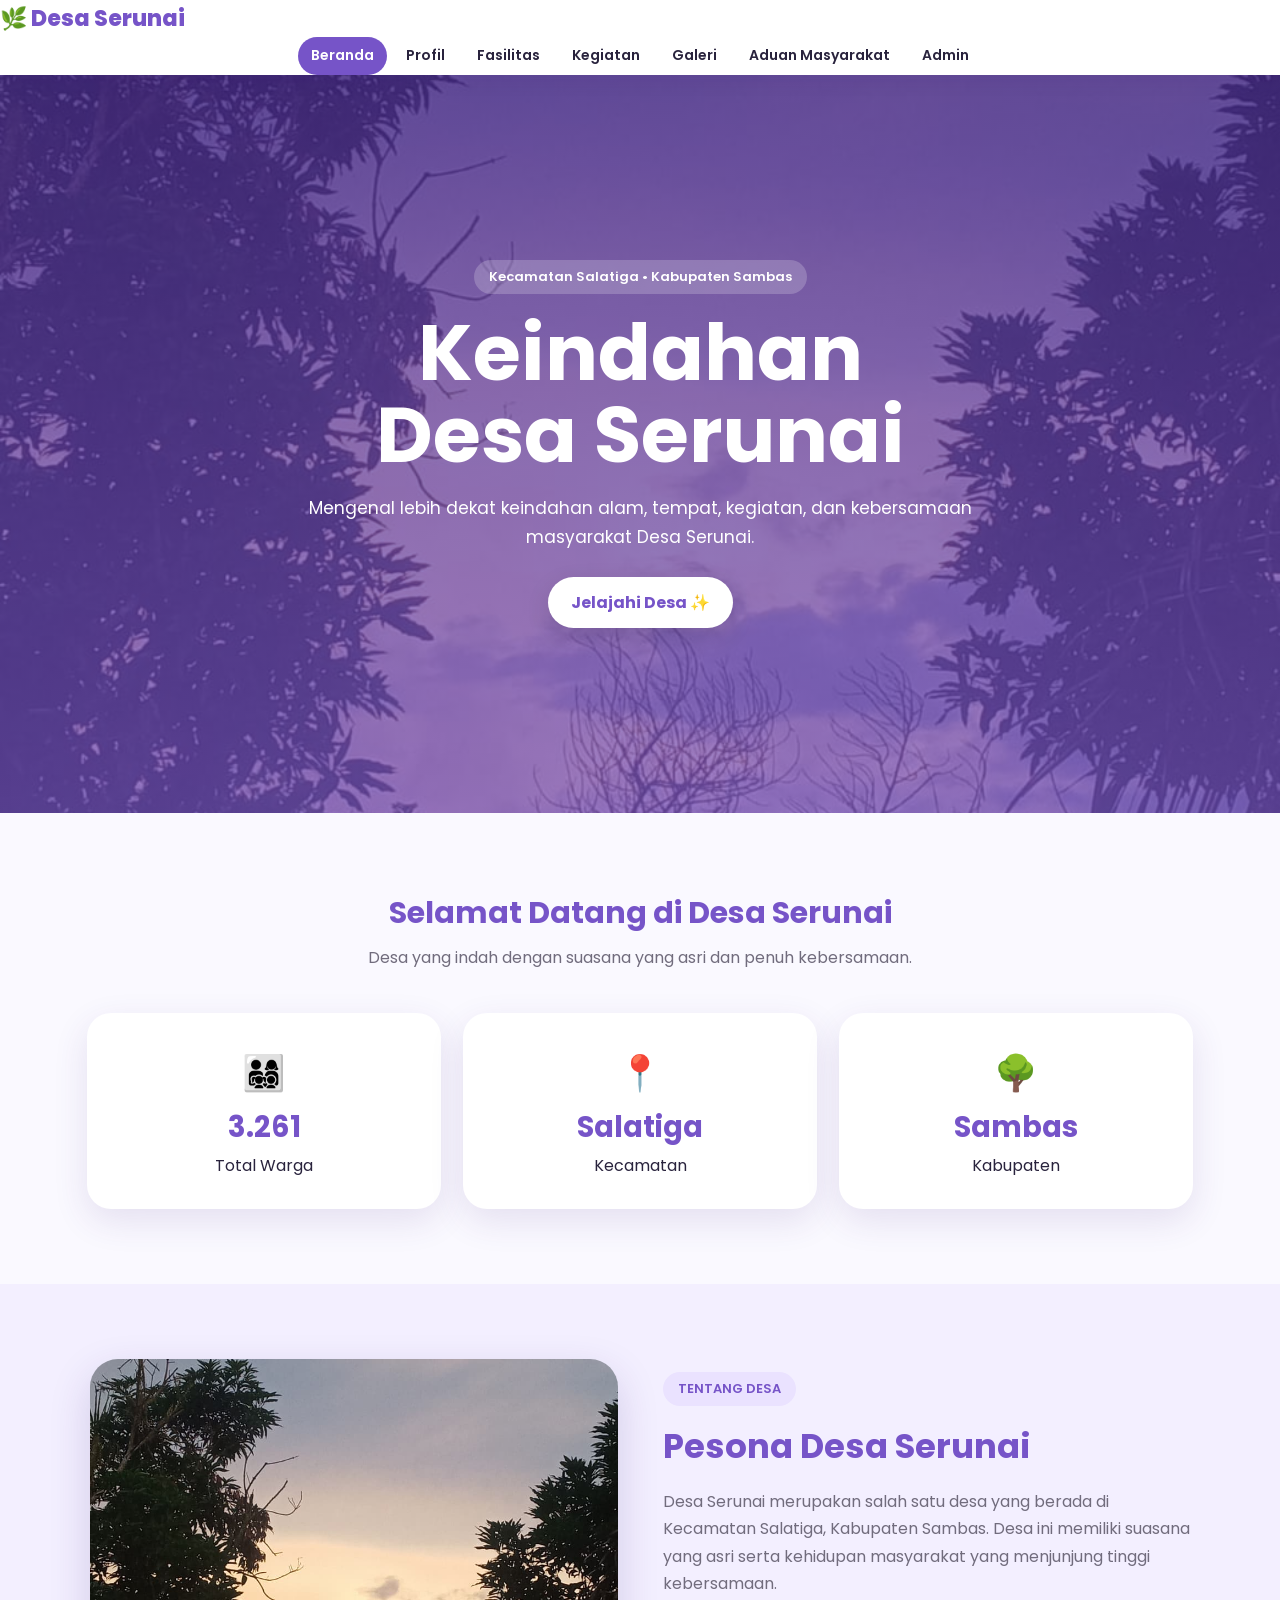
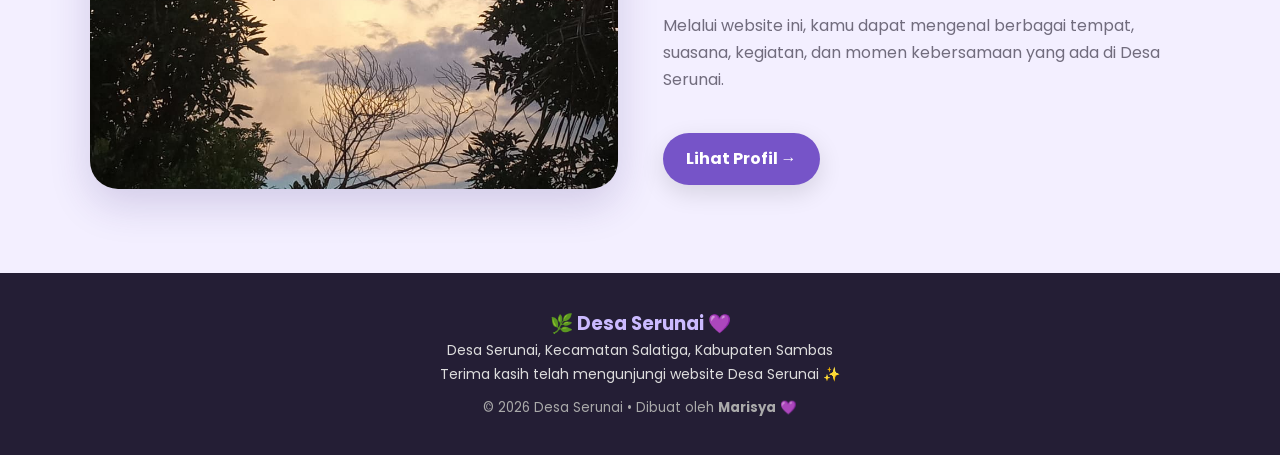
<file: index.html>
<!DOCTYPE html>
<html lang="id">
<head>
    <meta charset="UTF-8">
    <meta name="viewport" content="width=device-width, initial-scale=1.0">
    <title>Desa Serunai - Beranda</title>
    <link rel="stylesheet" href="style.css">

    <link rel="icon" type="jpg" href="favicon.jpg">
</head>

<body>

<nav>
    <div class="logo">🌿 Desa Serunai</div>

    <div class="menu">
        <a href="index.html" class="active">Beranda</a>
        <a href="profil.html">Profil</a>
        <a href="fasilitas.html">Fasilitas</a>
        <a href="kegiatan.html">Kegiatan</a>
        <a href="galeri.html">Galeri</a>
        <a href="aduan.html">Aduan Masyarakat</a>
        <a href="admin.html">Admin</a>
    </div>
</nav>

<section class="hero">
    <div class="hero-content">
        <span class="label">Kecamatan Salatiga • Kabupaten Sambas</span>

        <h1>Keindahan<br>Desa Serunai</h1>

        <p>
            Mengenal lebih dekat keindahan alam, tempat,
            kegiatan, dan kebersamaan masyarakat Desa Serunai.
        </p>

        <a href="profil.html" class="btn sound">
            Jelajahi Desa ✨
        </a>
    </div>
</section>

<section class="section">
    <div class="title">
        <h2>Selamat Datang di Desa Serunai</h2>
        <p>Desa yang indah dengan suasana yang asri dan penuh kebersamaan.</p>
    </div>

    <div class="stats">

        <div class="stat card-animate">
            <div class="icon">👨‍👩‍👧‍👦</div>
            <h3>3.261</h3>
            <p>Total Warga</p>
        </div>

        <div class="stat card-animate">
            <div class="icon">📍</div>
            <h3>Salatiga</h3>
            <p>Kecamatan</p>
        </div>

        <div class="stat card-animate">
            <div class="icon">🌳</div>
            <h3>Sambas</h3>
            <p>Kabupaten</p>
        </div>

    </div>
</section>

<section class="section purple-section">

    <div class="about-home">

        <div class="image-box">
            <img src="foto/keindahan.jpg" alt="Keindahan Desa Serunai">
        </div>

        <div class="about-text">
            <span class="label purple">TENTANG DESA</span>

            <h2>Pesona Desa Serunai</h2>

            <p>
                Desa Serunai merupakan salah satu desa yang berada
                di Kecamatan Salatiga, Kabupaten Sambas.
                Desa ini memiliki suasana yang asri serta kehidupan
                masyarakat yang menjunjung tinggi kebersamaan.
            </p>

            <p>
                Melalui website ini, kamu dapat mengenal berbagai
                tempat, suasana, kegiatan, dan momen kebersamaan
                yang ada di Desa Serunai.
            </p>

            <a href="profil.html" class="btn purple-btn sound">
                Lihat Profil →
            </a>
        </div>

    </div>

</section>

<footer>
     <h3>🌿 Desa Serunai 💜</h3>

    <p>
        Desa Serunai, Kecamatan Salatiga,
        Kabupaten Sambas
    </p>

    <p>
        Terima kasih telah mengunjungi website
        Desa Serunai ✨
    </p>

    <small>
        © 2026 Desa Serunai • Dibuat oleh <strong>Marisya</strong> 💜
    </small>

    
</footer>

<script src="script.js"></script>

</body>
</html>
</file>
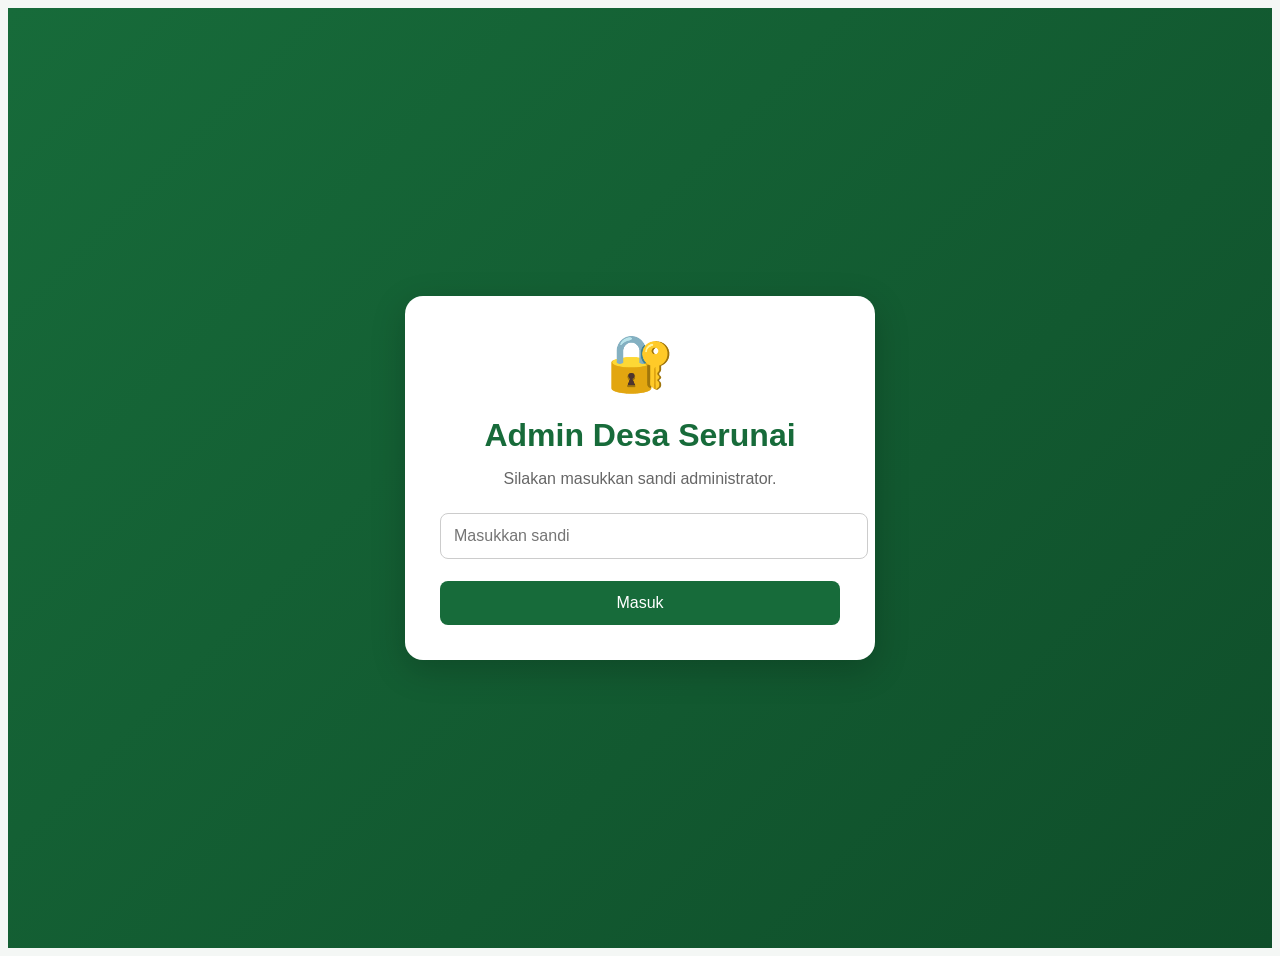
<file: admin.html>
<!DOCTYPE html>
<html lang="id">

<head>

    <meta charset="UTF-8">

    <meta name="viewport"
          content="width=device-width, initial-scale=1.0">

    <title>Admin Aduan - Desa Serunai</title>

    <link rel="icon" type="jpg" href="favicon.jpg">




    <style>

        * {
            font-family: Arial, sans-serif;
        }


        body {
            background: #f4f7f5;
            color: #333;
        }


        /* =====================================
           LOGIN ADMIN
        ===================================== */

        .login-container {

            min-height: 100vh;

            display: flex;

            justify-content: center;

            align-items: center;

            padding: 20px;

            background:
                linear-gradient(
                    135deg,
                    #176b3a,
                    #0f4e2a
                );

        }


        .login-box {

            width: 100%;

            max-width: 400px;

            background: white;

            padding: 35px;

            border-radius: 18px;

            box-shadow:
                0 10px 35px
                rgba(0, 0, 0, 0.2);

            text-align: center;

        }


        .login-icon {

            font-size: 55px;

            margin-bottom: 10px;

        }


        .login-box h1 {

            color: #176b3a;

            margin-bottom: 8px;

        }


        .login-box p {

            color: #666;

            margin-bottom: 25px;

        }


        .login-box input {

            width: 100%;

            padding: 13px;

            border:
                1px solid #ccc;

            border-radius: 8px;

            margin-bottom: 12px;

            font-size: 16px;

        }


        .login-box button {

            width: 100%;

            padding: 13px;

            border: none;

            border-radius: 8px;

            background: #176b3a;

            color: white;

            font-size: 16px;

            cursor: pointer;

        }


        .login-box button:hover {

            background: #0f4e2a;

        }


        .error {

            color: #c62828;

            margin-top: 12px;

            display: none;

            font-size: 14px;

        }


        /* =====================================
           HALAMAN ADMIN
        ===================================== */

        #halamanAdmin {

            display: none;

        }


        header {

            background: #176b3a;

            color: white;

            padding: 20px;

            text-align: center;

        }


        header h1 {

            margin-bottom: 5px;

        }


        .admin-container {

            width: 95%;

            max-width: 1100px;

            margin: 30px auto;

        }


        .admin-toolbar {

            background: white;

            padding: 20px;

            margin-bottom: 20px;

            border-radius: 15px;

            box-shadow:
                0 4px 15px
                rgba(0,0,0,0.08);

        }


        .admin-toolbar h2 {

            color: #176b3a;

            margin-bottom: 8px;

        }


        .api-status {

            font-size: 14px;

            color: #666;

            margin-top: 5px;

        }


        .card {

            background: white;

            margin-bottom: 20px;

            padding: 25px;

            border-radius: 15px;

            box-shadow:
                0 4px 15px
                rgba(0,0,0,0.1);

        }


        .card h3 {

            color: #176b3a;

            margin-bottom: 10px;

        }


        .info {

            line-height: 1.8;

            margin-bottom: 15px;

        }


        .aduan {

            background: #f5f5f5;

            padding: 15px;

            border-radius: 8px;

            margin: 10px 0;

            line-height: 1.6;

        }


        textarea {

            width: 100%;

            height: 100px;

            padding: 12px;

            border:
                1px solid #ccc;

            border-radius: 8px;

            resize: vertical;

            font-size: 14px;

        }


        button {

            margin-top: 10px;

            padding: 11px 20px;

            border: none;

            border-radius: 7px;

            background: #176b3a;

            color: white;

            cursor: pointer;

        }


        button:hover {

            background: #0f4e2a;

        }


        .hapus {

            background: #c62828;

            margin-left: 5px;

        }


        .hapus:hover {

            background: #a51f1f;

        }


        .logout {

            background: #555;

            margin-top: 15px;

        }


        .logout:hover {

            background: #333;

        }


        .refresh {

            background: #1976d2;

            margin-left: 5px;

        }


        .refresh:hover {

            background: #125ca1;

        }


        .status {

            display: inline-block;

            padding: 5px 10px;

            border-radius: 15px;

            background: #fff3cd;

            color: #856404;

            font-size: 13px;

        }


        .balasan {

            background: #e8f5ec;

            padding: 15px;

            margin-top: 15px;

            border-radius: 8px;

            line-height: 1.6;

        }


        .kosong {

            text-align: center;

            background: white;

            padding: 40px;

            border-radius: 15px;

        }


        .loading {

            text-align: center;

            background: white;

            padding: 40px;

            border-radius: 15px;

        }


        .api-error {

            background: #ffebee;

            color: #b71c1c;

            padding: 15px;

            border-radius: 8px;

            margin-bottom: 20px;

        }


        @media (max-width: 600px) {

            .card {

                padding: 18px;

            }

            .admin-toolbar {

                padding: 18px;

            }

            .hapus {

                margin-left: 0;

            }

        }

    </style>

</head>


<body>


<!-- ==================================================
     LOGIN ADMIN
================================================== -->

<div id="halamanLogin"
     class="login-container">


    <div class="login-box">


        <div class="login-icon">
            🔐
        </div>


        <h1>
            Admin Desa Serunai
        </h1>


        <p>
            Silakan masukkan sandi administrator.
        </p>


        <input
            type="password"
            id="password"
            placeholder="Masukkan sandi"
            autocomplete="off"
        >


        <button onclick="loginAdmin()">

            Masuk

        </button>


        <div id="pesanError"
             class="error">

            Sandi salah!
            Silakan coba lagi.

        </div>


    </div>

</div>



<!-- ==================================================
     HALAMAN ADMIN
================================================== -->

<div id="halamanAdmin">


    <header>

        <h1>
            Admin Desa Serunai
        </h1>

        <p>
            Kelola Aduan Masyarakat
        </p>


        <button
            class="logout"
            onclick="logoutAdmin()">

            Keluar

        </button>

    </header>



    <div class="admin-container">


        <div class="admin-toolbar">

            <h2>
                Data Aduan Masyarakat
            </h2>

            <p>
                Kelola laporan dan balasan masyarakat.
            </p>


            <p id="apiStatus"
               class="api-status">

                Menghubungkan ke API...

            </p>


            <button
                class="refresh"
                onclick="tampilkanAduan()">

                🔄 Refresh Data

            </button>

        </div>



        <div id="daftarAduan">

        </div>


    </div>

</div>



<script>


/* ==================================================
   KONFIGURASI
================================================== */


/*
    GANTI URL DI BAWAH DENGAN URL API ANDA.

    Contoh:

    const API_URL =
    "https://domainanda.com/api/aduan";

*/

const API_URL =
    "https://script.google.com/macros/s/AKfycbw3DdtZPSlpcEm8FD1YqkW2PEuzzQgMmT2VUtLUeJVFLNxJkrNik90-c7Q5aI1RIcu0/exec";
/*
    GANTI PASSWORD ADMIN DI SINI.

    Contoh:

    const PASSWORD_ADMIN = "Serunai2026!";

*/

const PASSWORD_ADMIN =
    "admin123";


/*
    Nama localStorage
*/

const STORAGE_KEY =
    "aduanDesaSerunai";



/* ==================================================
   LOGIN ADMIN
================================================== */

function loginAdmin() {


    const password =
        document.getElementById(
            "password"
        ).value;


    const pesanError =
        document.getElementById(
            "pesanError"
        );


    if (
        password ===
        PASSWORD_ADMIN
    ) {


        sessionStorage.setItem(
            "adminLogin",
            "true"
        );


        document.getElementById(
            "halamanLogin"
        ).style.display =
            "none";


        document.getElementById(
            "halamanAdmin"
        ).style.display =
            "block";


        tampilkanAduan();


    } else {


        pesanError.style.display =
            "block";


        document.getElementById(
            "password"
        ).value = "";


    }

}



/* ==================================================
   LOGIN DENGAN ENTER
================================================== */

document
    .getElementById("password")
    .addEventListener(
        "keypress",
        function(event) {

            if (
                event.key ===
                "Enter"
            ) {

                loginAdmin();

            }

        }
    );



/* ==================================================
   CEK LOGIN
================================================== */

function cekLogin() {


    const sudahLogin =
        sessionStorage.getItem(
            "adminLogin"
        );


    if (
        sudahLogin ===
        "true"
    ) {


        document.getElementById(
            "halamanLogin"
        ).style.display =
            "none";


        document.getElementById(
            "halamanAdmin"
        ).style.display =
            "block";


        tampilkanAduan();


    } else {


        document.getElementById(
            "halamanLogin"
        ).style.display =
            "flex";


        document.getElementById(
            "halamanAdmin"
        ).style.display =
            "none";

    }

}



/* ==================================================
   LOGOUT
================================================== */

function logoutAdmin() {


    sessionStorage.removeItem(
        "adminLogin"
    );


    document.getElementById(
        "halamanAdmin"
    ).style.display =
        "none";


    document.getElementById(
        "halamanLogin"
    ).style.display =
        "flex";


    document.getElementById(
        "password"
    ).value = "";

}



/* ==================================================
   STATUS API
================================================== */

function setApiStatus(
    text,
    color = "#666"
) {


    const status =
        document.getElementById(
            "apiStatus"
        );


    status.innerText = text;

    status.style.color =
        color;

}



/* ==================================================
   MENGAMBIL DATA DARI API
================================================== */

async function ambilDataAPI() {


    const response =
        await fetch(
            API_URL,
            {
                method: "GET",

                headers: {
                    "Accept":
                        "application/json"
                }
            }
        );


    if (
        !response.ok
    ) {

        throw new Error(
            "API Error: " +
            response.status
        );

    }


    const data =
        await response.json();


    return data;

}



/* ==================================================
   MENAMPILKAN ADUAN
================================================== */

async function tampilkanAduan() {


    const container =
        document.getElementById(
            "daftarAduan"
        );


    container.innerHTML = `

        <div class="loading">

            <h2>
                Memuat data...
            </h2>

            <p>
                Mengambil data aduan.
            </p>

        </div>

    `;


    /*
        COBA MENGAMBIL DARI API
    */

    try {


        const data =
            await ambilDataAPI();


        /*
            Simpan salinan data
            ke localStorage.
        */

        localStorage.setItem(
            STORAGE_KEY,
            JSON.stringify(data)
        );


        setApiStatus(
            "● Terhubung ke API",
            "#176b3a"
        );


        renderAduan(data);


    }


    /*
        JIKA API GAGAL
    */

    catch(error) {


        console.error(
            "API Error:",
            error
        );


        /*
            Ambil data dari localStorage
        */

        const data =
            JSON.parse(
                localStorage.getItem(
                    STORAGE_KEY
                )
            ) || [];


        setApiStatus(
            "● API tidak dapat dihubungi. Menggunakan data lokal.",
            "#c62828"
        );


        renderAduan(data);

    }

}



/* ==================================================
   RENDER DATA ADUAN
================================================== */

function renderAduan(data) {


    const container =
        document.getElementById(
            "daftarAduan"
        );


    container.innerHTML = "";


    if (
        !data ||
        data.length === 0
    ) {


        container.innerHTML = `

            <div class="kosong">

                <h2>
                    Belum Ada Aduan
                </h2>

                <p>
                    Belum ada masyarakat
                    yang mengirimkan aduan.
                </p>

            </div>

        `;


        return;

    }



    data.forEach(
        function(aduan, index) {


            /*
                Gunakan id jika tersedia.
                Jika API tidak memberikan id,
                gunakan index.
            */

            const id =
                aduan.id !== undefined
                ? aduan.id
                : index;



            const card =
                document.createElement(
                    "div"
                );


            card.className =
                "card";



            card.innerHTML = `

                <h3>
                    Aduan #${index + 1}
                </h3>


                <div class="info">

                    <b>Nama:</b>
                    ${aman(aduan.nama)}
                    <br>

                    <b>No. HP:</b>
                    ${aman(aduan.hp)}
                    <br>

                    <b>Kategori:</b>
                    ${aman(aduan.kategori)}
                    <br>

                    <b>Tanggal:</b>
                    ${aman(aduan.tanggal)}
                    <br>

                    <b>Status:</b>

                    <span class="status">

                        ${aman(
                            aduan.status ||
                            "Menunggu"
                        )}

                    </span>

                </div>



                <div class="aduan">

                    <b>
                        Isi Aduan:
                    </b>

                    <p>
                        ${aman(
                            aduan.isi
                        )}
                    </p>

                </div>



                ${
                    aduan.balasan
                    ?

                    `

                    <div class="balasan">

                        <b>
                            Balasan Admin:
                        </b>

                        <p>
                            ${aman(
                                aduan.balasan
                            )}
                        </p>

                    </div>

                    `

                    :

                    `

                    <textarea
                        id="balasan-${id}"
                        placeholder="Tulis balasan untuk masyarakat..."
                    ></textarea>


                    <button
                        onclick="balasAduan('${id}')">

                        Kirim Balasan

                    </button>

                    `

                }



                <button
                    class="hapus"
                    onclick="hapusAduan('${id}')">

                    Hapus

                </button>

            `;


            container.appendChild(
                card
            );

        }
    );

}



/* ==================================================
   KEAMANAN TAMPILAN HTML
================================================== */

function aman(value) {


    if (
        value === null ||
        value === undefined
    ) {

        return "";

    }


    const div =
        document.createElement(
            "div"
        );


    div.textContent =
        String(value);


    return div.innerHTML;

}



/* ==================================================
   BALAS ADUAN
================================================== */

async function balasAduan(id) {


    const textarea =
        document.getElementById(
            "balasan-" + id
        );


    if (!textarea) {

        return;

    }


    const balasan =
        textarea.value.trim();


    if (
        balasan === ""
    ) {


        alert(
            "Silakan tulis balasan terlebih dahulu!"
        );


        return;

    }



    /*
        COBA KIRIM KE API
    */

    try {


        const response =
            await fetch(
                API_URL +
                "/" +
                encodeURIComponent(id),
                {

                    method: "PUT",

                    headers: {

                        "Content-Type":
                            "application/json",

                        "Accept":
                            "application/json"

                    },

                    body:
                        JSON.stringify({

                            balasan:
                                balasan,

                            status:
                                "Sudah Dibalas"

                        })

                }
            );


        if (
            !response.ok
        ) {

            throw new Error(
                "API gagal menyimpan balasan"
            );

        }


        alert(
            "Balasan berhasil dikirim!"
        );


        tampilkanAduan();


    }


    catch(error) {


        console.error(
            error
        );


        /*
            FALLBACK LOCAL STORAGE
        */

        let data =
            JSON.parse(
                localStorage.getItem(
                    STORAGE_KEY
                )
            ) || [];


        data =
            data.map(
                function(aduan) {


                    if (
                        String(
                            aduan.id
                        ) ===
                        String(id)
                    ) {

                        aduan.balasan =
                            balasan;

                        aduan.status =
                            "Sudah Dibalas";

                    }


                    return aduan;

                }
            );


        localStorage.setItem(
            STORAGE_KEY,
            JSON.stringify(data)
        );


        alert(
            "API tidak tersedia. Balasan disimpan secara lokal."
        );


        tampilkanAduan();

    }

}



/* ==================================================
   HAPUS ADUAN
================================================== */

async function hapusAduan(id) {


    const yakin =
        confirm(
            "Apakah Anda yakin ingin menghapus aduan ini?"
        );


    if (!yakin) {

        return;

    }



    /*
        COBA HAPUS DARI API
    */

    try {


        const response =
            await fetch(
                API_URL +
                "/" +
                encodeURIComponent(id),
                {

                    method: "DELETE",

                    headers: {

                        "Accept":
                            "application/json"

                    }

                }
            );


        if (
            !response.ok
        ) {

            throw new Error(
                "API gagal menghapus data"
            );

        }


        alert(
            "Aduan berhasil dihapus!"
        );


        tampilkanAduan();


    }


    catch(error) {


        console.error(
            error
        );


        /*
            FALLBACK LOCAL STORAGE
        */

        let data =
            JSON.parse(
                localStorage.getItem(
                    STORAGE_KEY
                )
            ) || [];


        data =
            data.filter(
                function(aduan) {

                    return String(
                        aduan.id
                    ) !== String(id);

                }
            );


        localStorage.setItem(
            STORAGE_KEY,
            JSON.stringify(data)
        );


        alert(
            "API tidak tersedia. Data dihapus dari penyimpanan lokal."
        );


        tampilkanAduan();

    }

}



/* ==================================================
   JALANKAN SISTEM
================================================== */

cekLogin();


</script>

</body>

</html>
</file>
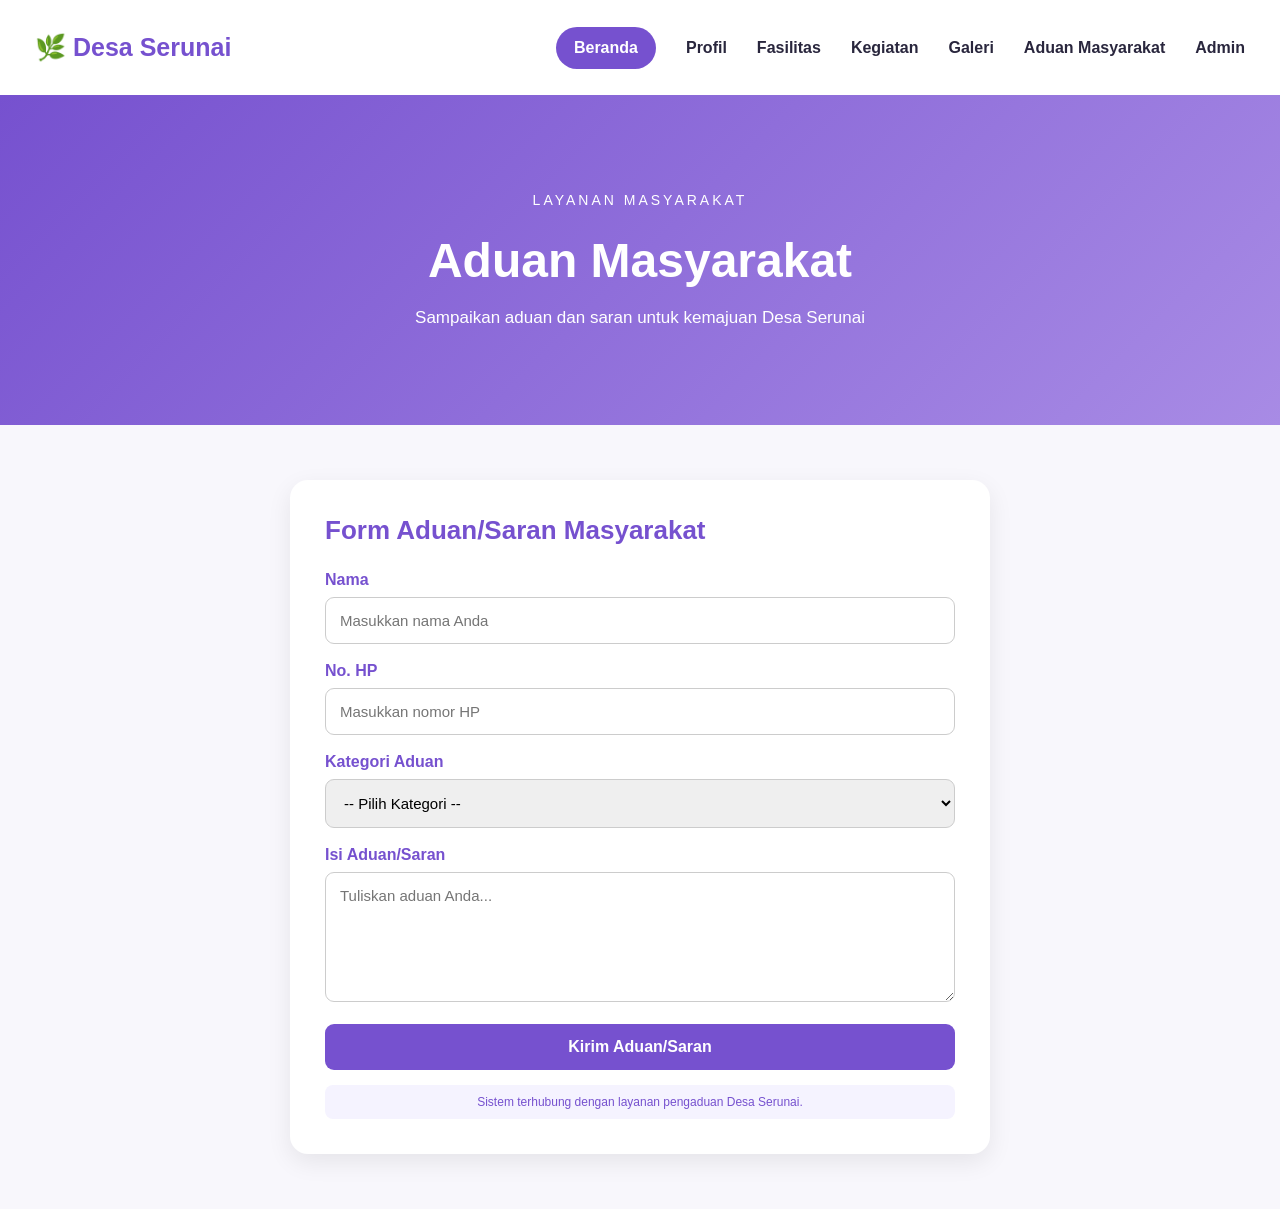
<file: aduan.html>
<!DOCTYPE html>
<html lang="id">

<head>

    <meta charset="UTF-8">

    <meta name="viewport"
          content="width=device-width, initial-scale=1.0">

    <title>
        Aduan Masyarakat - Desa Serunai
    </title>

    <link rel="icon" type="jpg" href="favicon.jpg">


    <style>

        * {
            margin: 0;
            padding: 0;
            box-sizing: border-box;
        }


        body {
            font-family: Arial, sans-serif;
            background: #f8f7fc;
            color: #29263d;
        }


        /* ================= NAVBAR ================= */

        nav {
            min-height: 95px;
            background: white;
            display: flex;
            align-items: center;
            justify-content: space-between;
            padding: 0 35px;
        }


        .logo {
            color: #7651cf;
            font-size: 25px;
            font-weight: bold;
        }


        .menu {
            display: flex;
            align-items: center;
            gap: 30px;
        }


        .menu a {
            text-decoration: none;
            color: #29263d;
            font-weight: bold;
            padding: 12px 0;
        }


        .menu a:hover {
            color: #7651cf;
        }


        .menu a.active {
            background: #7651cf;
            color: white;
            padding: 12px 18px;
            border-radius: 25px;
        }


        /* ================= HERO ================= */

        .hero {
            background:
                linear-gradient(
                    135deg,
                    #7651cf,
                    #a88be5
                );

            min-height: 330px;

            display: flex;
            flex-direction: column;

            justify-content: center;
            align-items: center;

            text-align: center;

            color: white;
        }


        .small-title {
            letter-spacing: 3px;
            font-size: 14px;
            margin-bottom: 25px;
        }


        .hero h1 {
            font-size: 48px;
            margin-bottom: 20px;
        }


        .hero p {
            font-size: 17px;
        }


        /* ================= FORM ================= */

        .form-container {

            max-width: 700px;

            margin: 55px auto;

            background: white;

            padding: 35px;

            border-radius: 18px;

            box-shadow:
                0 8px 25px
                rgba(0,0,0,0.08);

        }


        .form-container h2 {

            color: #7651cf;

            margin-bottom: 25px;

            font-size: 26px;

        }


        .form-group {

            margin-bottom: 18px;

        }


        .form-group label {

            display: block;

            color: #7651cf;

            font-weight: bold;

            margin-bottom: 8px;

        }


        .form-group input,
        .form-group select,
        .form-group textarea {

            width: 100%;

            padding: 14px;

            border:
                1px solid #ccc;

            border-radius: 9px;

            font-size: 15px;

            font-family:
                Arial, sans-serif;

        }


        .form-group textarea {

            height: 130px;

            resize: vertical;

        }


        .form-group input:focus,
        .form-group select:focus,
        .form-group textarea:focus {

            outline: none;

            border-color:
                #7651cf;

        }


        /* ================= BUTTON ================= */

        .btn-kirim {

            width: 100%;

            padding: 14px;

            background:
                #7651cf;

            color: white;

            border: none;

            border-radius: 9px;

            font-size: 16px;

            font-weight: bold;

            cursor: pointer;

        }


        .btn-kirim:hover {

            background:
                #6340b5;

        }


        .btn-kirim:disabled {

            background:
                #aaa;

            cursor:
                not-allowed;

        }


        /* ================= HASIL ================= */

        .hasil {

            margin-top: 20px;

            padding: 15px;

            border-radius: 9px;

            display: none;

            text-align: center;

            font-weight: bold;

        }


        .hasil.sukses {

            background:
                #eee8ff;

            color:
                #5c3da5;

        }


        .hasil.error {

            background:
                #ffebee;

            color:
                #c62828;

        }


        /* ================= API STATUS ================= */

        .api-info {

            margin-top: 15px;

            padding: 10px;

            background:
                #f5f3ff;

            color:
                #7651cf;

            border-radius: 8px;

            font-size: 12px;

            text-align: center;

        }


        /* ================= RESPONSIVE ================= */

        @media (max-width: 800px) {

            nav {

                height: auto;

                flex-direction: column;

                gap: 15px;

                padding: 20px;

            }


            .menu {

                flex-wrap: wrap;

                justify-content: center;

                gap: 15px;

            }


            .hero h1 {

                font-size: 35px;

            }


            .form-container {

                margin:
                    30px 20px;

            }

        }

    </style>

</head>


<body>
   

<!-- ================= NAVBAR ================= -->


<nav>
    <div class="logo">🌿 Desa Serunai</div>

    <div class="menu">
        <a href="index.html" class="active">Beranda</a>
        <a href="profil.html">Profil</a>
        <a href="fasilitas.html">Fasilitas</a>
        <a href="kegiatan.html">Kegiatan</a>
        <a href="galeri.html">Galeri</a>
        <a href="aduan.html">Aduan Masyarakat</a>
        <a href="admin.html">Admin</a>
    </div>
</nav>


<!-- ================= HERO ================= -->

<section class="hero">


    <div class="small-title">

        LAYANAN MASYARAKAT

    </div>


    <h1>

        Aduan Masyarakat

    </h1>


    <p>

        Sampaikan aduan dan saran
        untuk kemajuan Desa Serunai

    </p>


</section>



<!-- ================= FORM ADUAN ================= -->

<div class="form-container">


    <h2>

        Form Aduan/Saran Masyarakat

    </h2>


    <form id="aduanForm">


        <!-- NAMA -->

        <div class="form-group">

            <label for="nama">

                Nama

            </label>


            <input
                type="text"
                id="nama"
                placeholder="Masukkan nama Anda"
                required
            >

        </div>



        <!-- NO HP -->

        <div class="form-group">

            <label for="hp">

                No. HP

            </label>


            <input
                type="tel"
                id="hp"
                placeholder="Masukkan nomor HP"
                required
            >

        </div>



        <!-- KATEGORI -->

        <div class="form-group">

            <label for="kategori">

                Kategori Aduan

            </label>


            <select
                id="kategori"
                required
            >

                <option value="">

                    -- Pilih Kategori --

                </option>


                <option value="Infrastruktur">

                    Infrastruktur

                </option>


                <option value="Pelayanan Desa">

                    Pelayanan Desa

                </option>


                <option value="Kebersihan">

                    Kebersihan

                </option>


                <option value="Keamanan">

                    Keamanan

                </option>


                <option value="Lainnya">

                    Lainnya

                </option>

            </select>

        </div>



        <!-- ISI ADUAN -->

        <div class="form-group">


            <label for="isi">

                Isi Aduan/Saran

            </label>


            <textarea
                id="isi"
                placeholder="Tuliskan aduan Anda..."
                required
            ></textarea>


        </div>



        <!-- TOMBOL -->

        <button
            type="submit"
            class="btn-kirim"
            id="btnKirim">

            Kirim Aduan/Saran

        </button>


    </form>



    <!-- HASIL -->

    <div
        id="hasil"
        class="hasil">

    </div>


    <!-- API INFO -->

    <div class="api-info">

        Sistem terhubung dengan
        layanan pengaduan Desa Serunai.

    </div>


</div>



<!-- ================= JAVASCRIPT ================= -->

<script>


/* ==================================================
   URL API
================================================== */


/*
    GANTI URL INI DENGAN URL API ANDA.

    CONTOH:

    https://serunai.my.id/api/aduan

*/

const API_URL =
    "https://script.google.com/macros/s/AKfycbw3DdtZPSlpcEm8FD1YqkW2PEuzzQgMmT2VUtLUeJVFLNxJkrNik90-c7Q5aI1RIcu0/exec";


/* ==================================================
   FORM SUBMIT
================================================== */

document
    .getElementById("aduanForm")
    .addEventListener(
        "submit",
        async function(e) {


            e.preventDefault();


            const tombol =
                document.getElementById(
                    "btnKirim"
                );


            const hasil =
                document.getElementById(
                    "hasil"
                );



            /* ==========================
               AMBIL DATA FORM
            ========================== */

            const nama =
                document
                    .getElementById("nama")
                    .value
                    .trim();


            const hp =
                document
                    .getElementById("hp")
                    .value
                    .trim();


            const kategori =
                document
                    .getElementById("kategori")
                    .value;


            const isi =
                document
                    .getElementById("isi")
                    .value
                    .trim();



            /* ==========================
               DATA ADUAN
            ========================== */

            const aduanBaru = {

                id:
                    Date.now(),

                nama:
                    nama,

                hp:
                    hp,

                kategori:
                    kategori,

                isi:
                    isi,

                tanggal:
                    new Date()
                        .toLocaleString(
                            "id-ID"
                        ),

                status:
                    "Menunggu",

                balasan:
                    ""

            };



            /* ==========================
               UBAH TOMBOL
            ========================== */

            tombol.disabled =
                true;

            tombol.innerText =
                "Mengirim...";



            /* ==========================
               KIRIM KE API
            ========================== */

            try {


                const response =
                    await fetch(
                        API_URL,
                        {

                            method:
                                "POST",

                            headers: {

                                "Content-Type":
                                    "application/json",

                                "Accept":
                                    "application/json"

                            },

                            body:
                                JSON.stringify(
                                    aduanBaru
                                )

                        }
                    );



                if (
                    !response.ok
                ) {

                    throw new Error(
                        "API Error: " +
                        response.status
                    );

                }



                /*
                    Jika API berhasil
                */

                hasil.className =
                    "hasil sukses";


                hasil.innerHTML = `

                    ✅ Aduan berhasil dikirim!

                    <br>

                    Aduan Anda telah diterima
                    oleh Desa Serunai.

                `;


                hasil.style.display =
                    "block";



                /*
                    Kosongkan form
                */

                document
                    .getElementById(
                        "aduanForm"
                    )
                    .reset();


            }


            catch(error) {


                console.error(
                    "API Error:",
                    error
                );



                /*
                    =================================
                    FALLBACK LOCAL STORAGE
                    =================================

                    Jika API belum tersedia,
                    data tetap disimpan
                    di browser.
                */


                let data =
                    JSON.parse(
                        localStorage.getItem(
                            "aduanDesaSerunai"
                        )
                    ) || [];


                data.push(
                    aduanBaru
                );


                localStorage.setItem(
                    "aduanDesaSerunai",
                    JSON.stringify(
                        data
                    )
                );



                hasil.className =
                    "hasil sukses";


                hasil.innerHTML = `

                    ✅ Aduan berhasil disimpan!

                    <br>

                    Data tersimpan sementara
                    di perangkat ini.

                `;


                hasil.style.display =
                    "block";



                document
                    .getElementById(
                        "aduanForm"
                    )
                    .reset();

            }



            /* ==========================
               KEMBALIKAN TOMBOL
            ========================== */

            tombol.disabled =
                false;

            tombol.innerText =
                "Kirim Aduan/Saran";



            /* ==========================
               HILANGKAN PESAN
            ========================== */

            setTimeout(
                function() {

                    hasil.style.display =
                        "none";

                },
                5000
            );


        }
    );


</script>


</body>

</html>
</file>
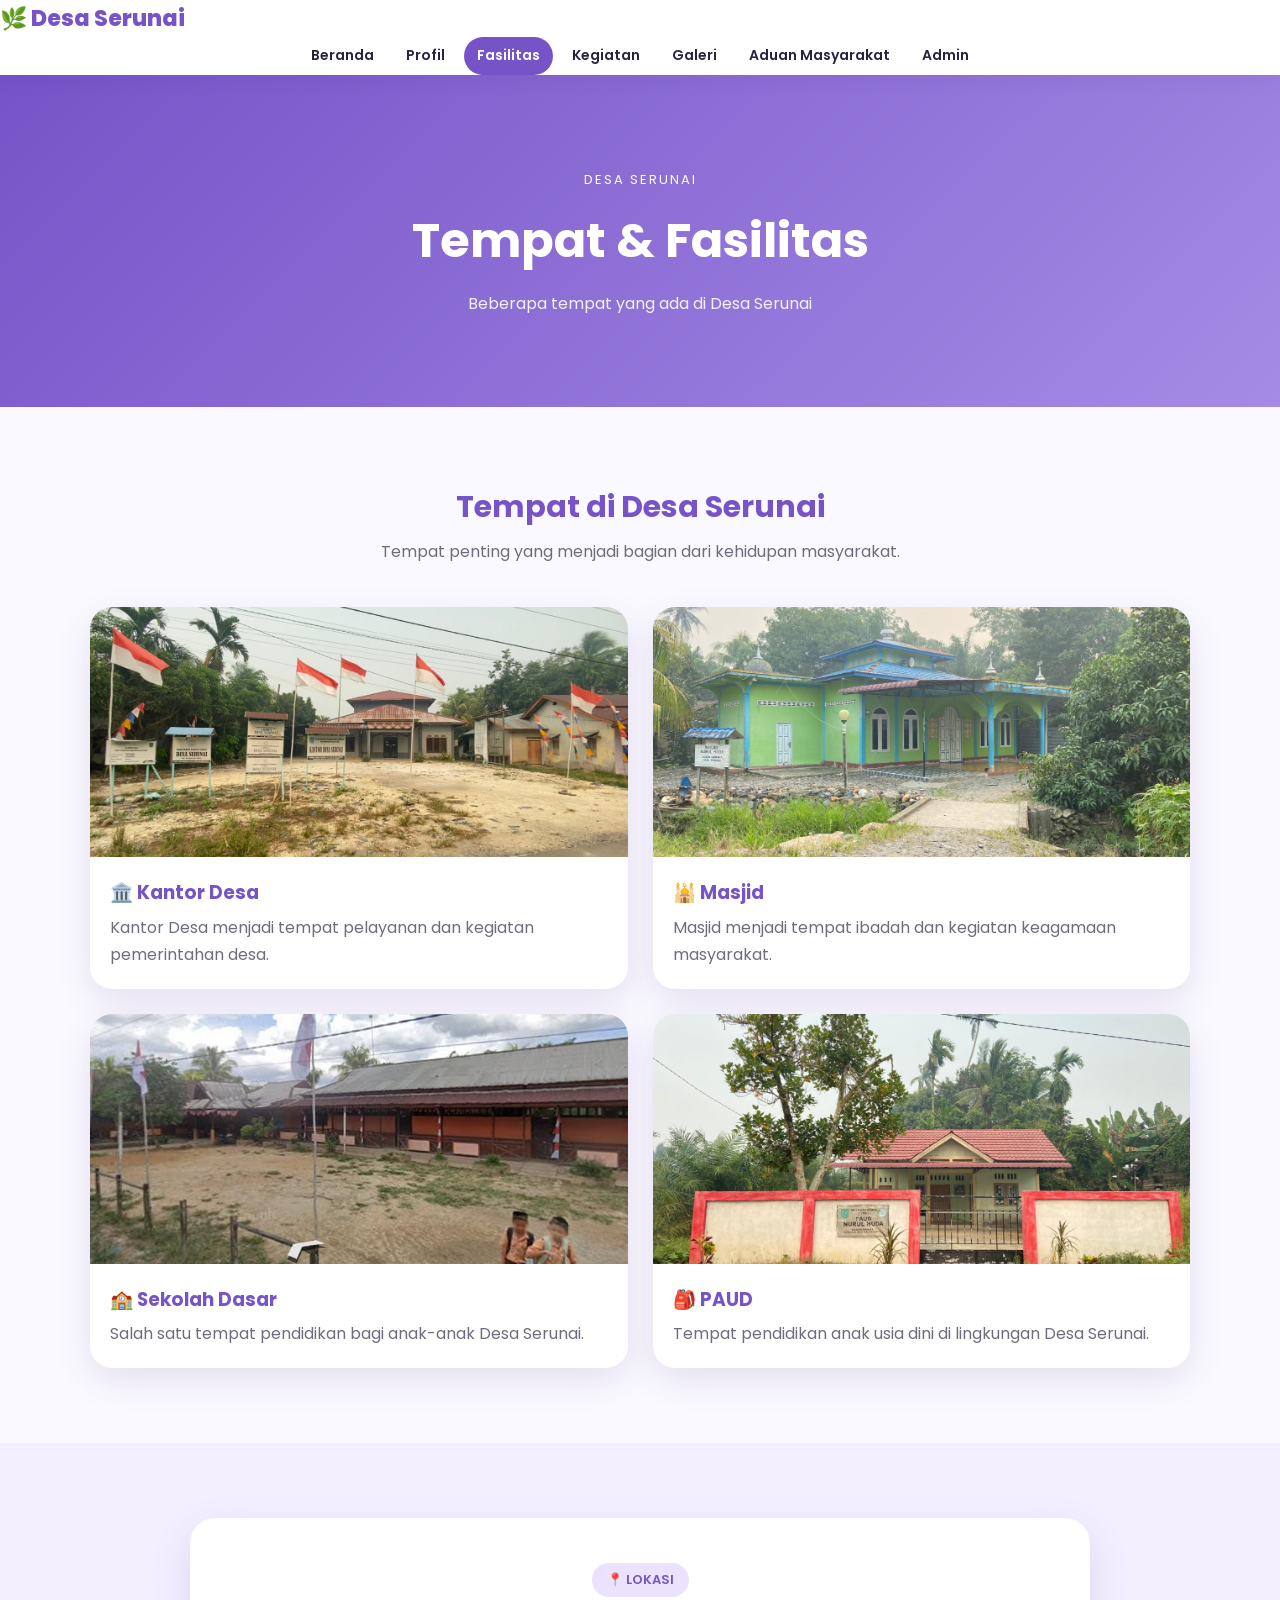
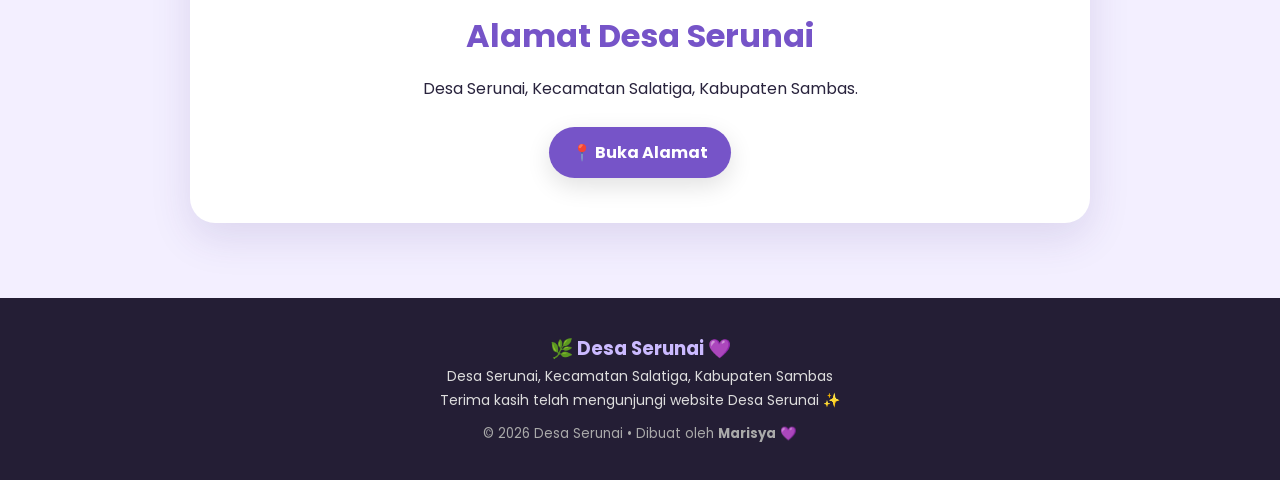
<file: fasilitas.html>
<!DOCTYPE html>
<html lang="id">
<head>
    <meta charset="UTF-8">
    <meta name="viewport" content="width=device-width, initial-scale=1.0">
    <title>Fasilitas Desa Serunai</title>
    <link rel="stylesheet" href="style.css">

    <link rel="icon" type="jpg" href="favicon.jpg">
</head>

<body>

<nav>
    <div class="logo">🌿 Desa Serunai</div>

    <div class="menu">
        <a href="index.html">Beranda</a>
        <a href="profil.html">Profil</a>
        <a href="fasilitas.html" class="active">Fasilitas</a>
        <a href="kegiatan.html">Kegiatan</a>
        <a href="galeri.html">Galeri</a>
        <a href="aduan.html">Aduan Masyarakat</a>
        <a href="admin.html">Admin</a>
    </div>
</nav>

<section class="page-header">
    <span>DESA SERUNAI</span>
    <h1>Tempat & Fasilitas</h1>
    <p>Beberapa tempat yang ada di Desa Serunai</p>
</section>

<section class="section">

    <div class="title">
        <h2>Tempat di Desa Serunai</h2>
        <p>Tempat penting yang menjadi bagian dari kehidupan masyarakat.</p>
    </div>

    <div class="gallery-grid">

        <div class="photo-card card-animate">
            <img src="foto/kantor-desa.jpg" alt="Kantor Desa">
            <div>
                <h3>🏛️ Kantor Desa</h3>
                <p>
                    Kantor Desa menjadi tempat pelayanan
                    dan kegiatan pemerintahan desa.
                </p>
            </div>
        </div>

        <div class="photo-card card-animate">
            <img src="foto/masjid.jpg" alt="Masjid">
            <div>
                <h3>🕌 Masjid</h3>
                <p>
                    Masjid menjadi tempat ibadah dan
                    kegiatan keagamaan masyarakat.
                </p>
            </div>
        </div>

        <div class="photo-card card-animate">
            <img src="foto/sd.jpg" alt="Sekolah Dasar">
            <div>
                <h3>🏫 Sekolah Dasar</h3>
                <p>
                    Salah satu tempat pendidikan
                    bagi anak-anak Desa Serunai.
                </p>
            </div>
        </div>

        <div class="photo-card card-animate">
            <img src="foto/paud.jpg" alt="PAUD">
            <div>
                <h3>🎒 PAUD</h3>
                <p>
                    Tempat pendidikan anak usia dini
                    di lingkungan Desa Serunai.
                </p>
            </div>
        </div>

    </div>

</section>

<section class="section purple-section">

    <div class="location-box">

        <div>
            <span class="label purple">📍 LOKASI</span>

            <h2>Alamat Desa Serunai</h2>

            <p>
                Desa Serunai, Kecamatan Salatiga,
                Kabupaten Sambas.
            </p>

            <a
                href="https://share.google/GPkq5RPJmhuMQo0e9"
                target="_blank"
                class="btn purple-btn sound">
                📍 Buka Alamat
            </a>
        </div>

    </div>

</section>

<footer>
    <h3>🌿 Desa Serunai 💜</h3>

    <p>
        Desa Serunai, Kecamatan Salatiga,
        Kabupaten Sambas
    </p>

    <p>
        Terima kasih telah mengunjungi website
        Desa Serunai ✨
    </p>

    <small>
        © 2026 Desa Serunai • Dibuat oleh <strong>Marisya</strong> 💜
    </small>
    
    
</footer>


<script src="script.js"></script>

</body>
</html>
</file>
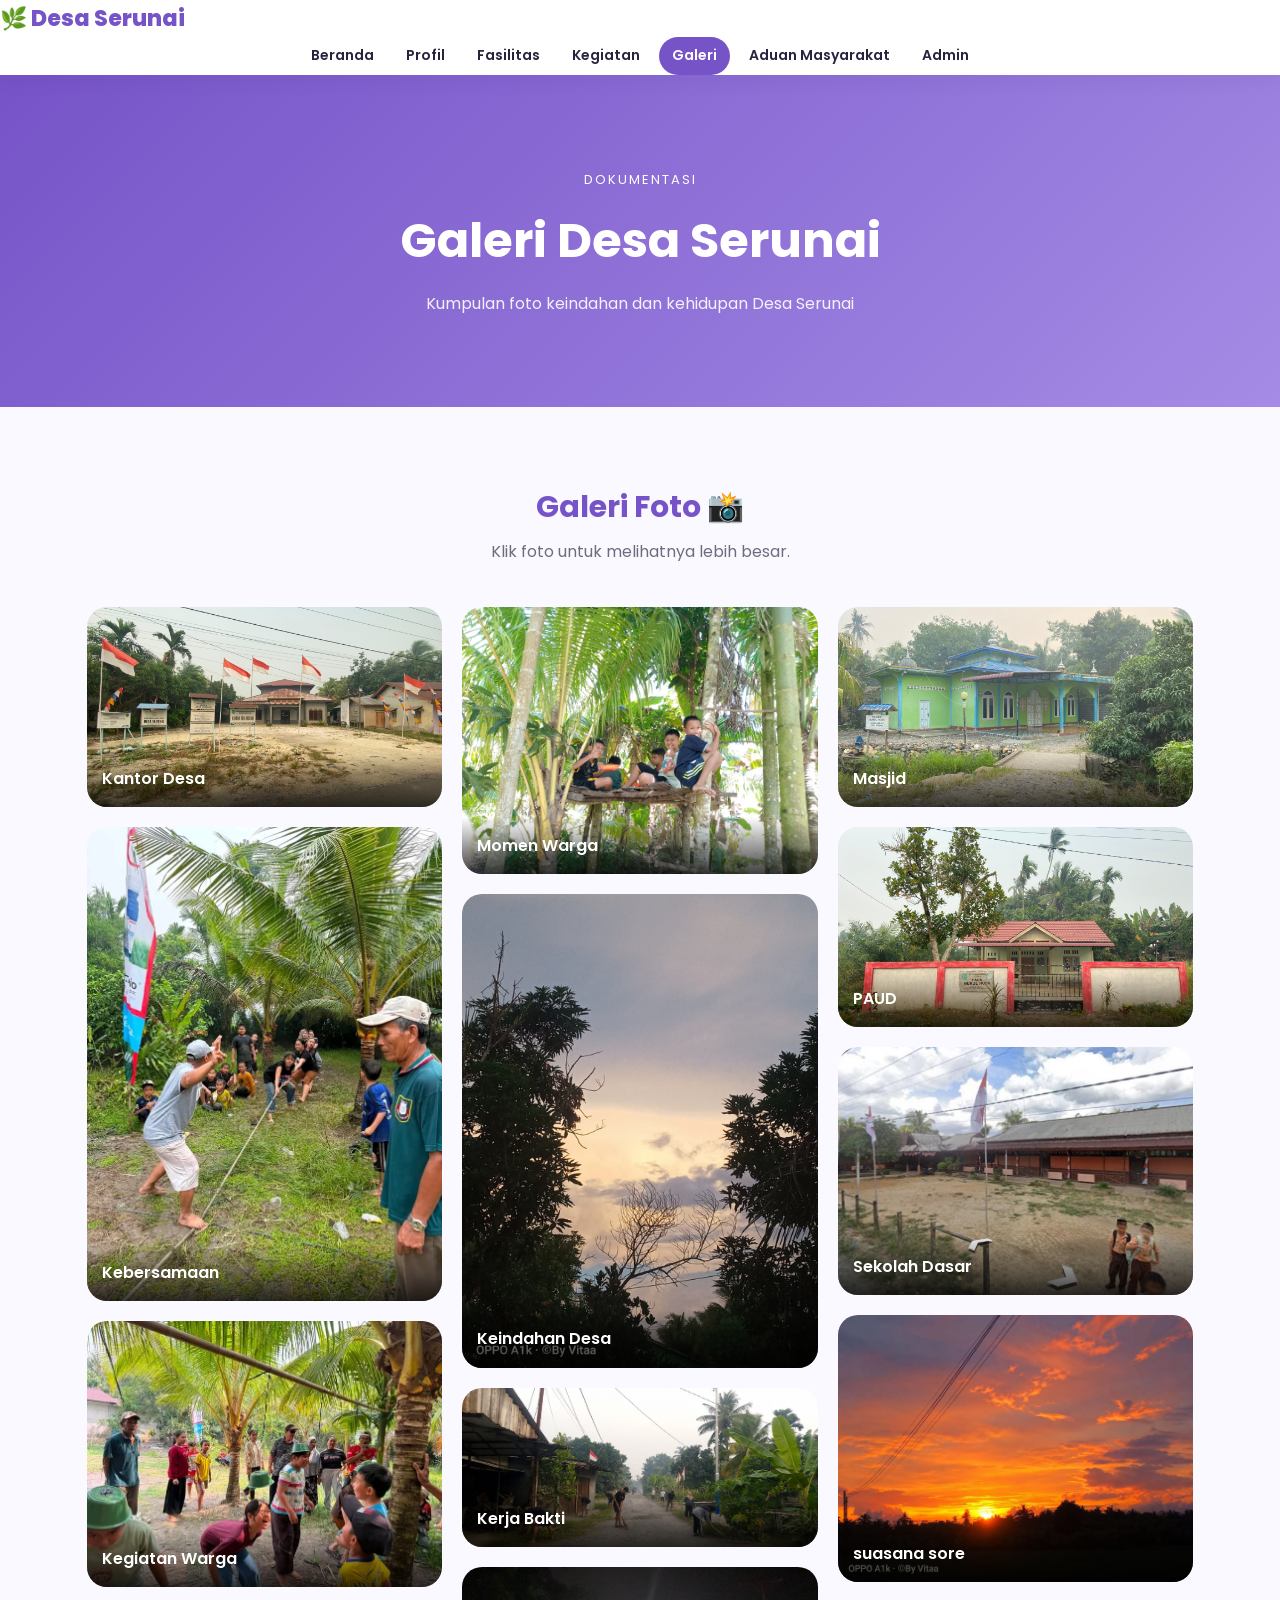
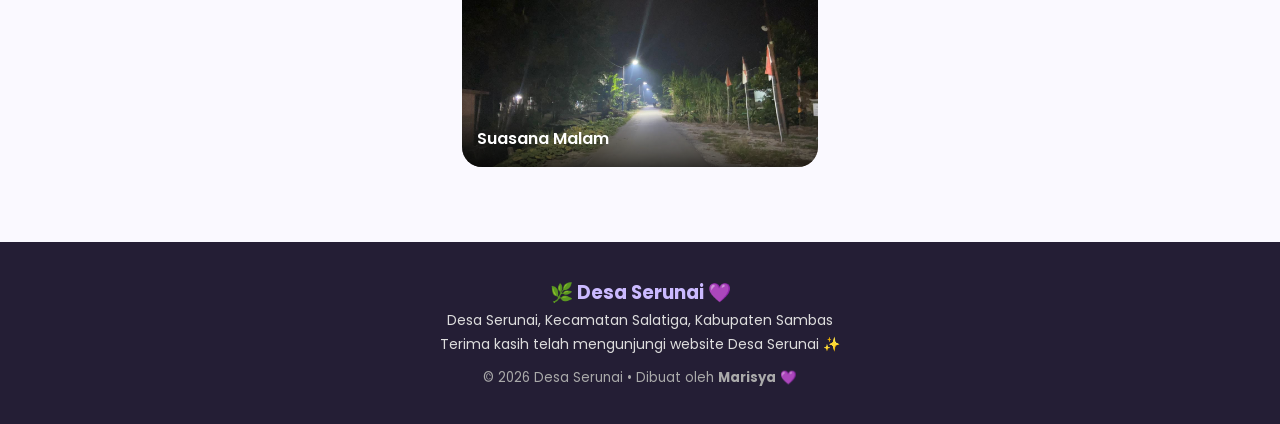
<file: galeri.html>
<!DOCTYPE html>
<html lang="id">
<head>
    <meta charset="UTF-8">
    <meta name="viewport" content="width=device-width, initial-scale=1.0">
    <title>Galeri Desa Serunai</title>
    <link rel="stylesheet" href="style.css">

    <link rel="icon" type="jpg" href="favicon.jpg">
</head>

<body>

<nav>
    <div class="logo">🌿 Desa Serunai</div>

    <div class="menu">
        <a href="index.html">Beranda</a>
        <a href="profil.html">Profil</a>
        <a href="fasilitas.html">Fasilitas</a>
        <a href="kegiatan.html">Kegiatan</a>
        <a href="galeri.html" class="active">Galeri</a>
        <a href="aduan.html">Aduan Masyarakat</a>
        <a href="admin.html">Admin</a>
    </div>
</nav>

<section class="page-header">
    <span>DOKUMENTASI</span>
    <h1>Galeri Desa Serunai</h1>
    <p>Kumpulan foto keindahan dan kehidupan Desa Serunai</p>
</section>

<section class="section">

    <div class="title">
        <h2>Galeri Foto 📸</h2>
        <p>Klik foto untuk melihatnya lebih besar.</p>
    </div>

    <div class="photo-gallery">

        <div class="gallery-item card-animate">
            <img src="foto/kantor-desa.jpg" alt="Kantor Desa">
            <span>Kantor Desa</span>
        </div>

        <div class="gallery-item card-animate">
            <img src="foto/kebersamaan1.jpg" alt="Kebersamaan 1">
            <span>Kebersamaan</span>
        </div>

        <div class="gallery-item card-animate">
            <img src="foto/kebersamaan2.jpg" alt="Kebersamaan 2">
            <span>Kegiatan Warga</span>
        </div>

        <div class="gallery-item card-animate">
            <img src="foto/kebersamaan3.jpg" alt="Kebersamaan 3">
            <span>Momen Warga</span>
        </div>

        <div class="gallery-item card-animate">
            <img src="foto/keindahan.jpg" alt="Keindahan">
            <span>Keindahan Desa</span>
        </div>

        <div class="gallery-item card-animate">
            <img src="foto/kerja-bakti.jpg" alt="Kerja Bakti">
            <span>Kerja Bakti</span>
        </div>

        <div class="gallery-item card-animate">
            <img src="foto/malam.jpg" alt="Malam">
            <span>Suasana Malam</span>
        </div>

        <div class="gallery-item card-animate">
            <img src="foto/masjid.jpg" alt="Masjid">
            <span>Masjid</span>
        </div>

        <div class="gallery-item card-animate">
            <img src="foto/paud.jpg" alt="PAUD">
            <span>PAUD</span>
        </div>

       <div class="gallery-item card-animate">
            <img src="foto/sd.jpg" alt="SD">
            <span>Sekolah Dasar</span>
        </div>

        <div class="gallery-item card-animate">
            <img src="foto/sore.jpg" alt="PAUD">
            <span>suasana sore</span>
        </div>

    </div>

</section>

<footer>
    <h3>🌿 Desa Serunai 💜</h3>

    <p>
        Desa Serunai, Kecamatan Salatiga,
        Kabupaten Sambas
    </p>

    <p>
        Terima kasih telah mengunjungi website
        Desa Serunai ✨
    </p>

    <small>
        © 2026 Desa Serunai • Dibuat oleh <strong>Marisya</strong> 💜
    </small>
    
    
</footer>

<script src="script.js"></script>

</body>
</html>
</file>
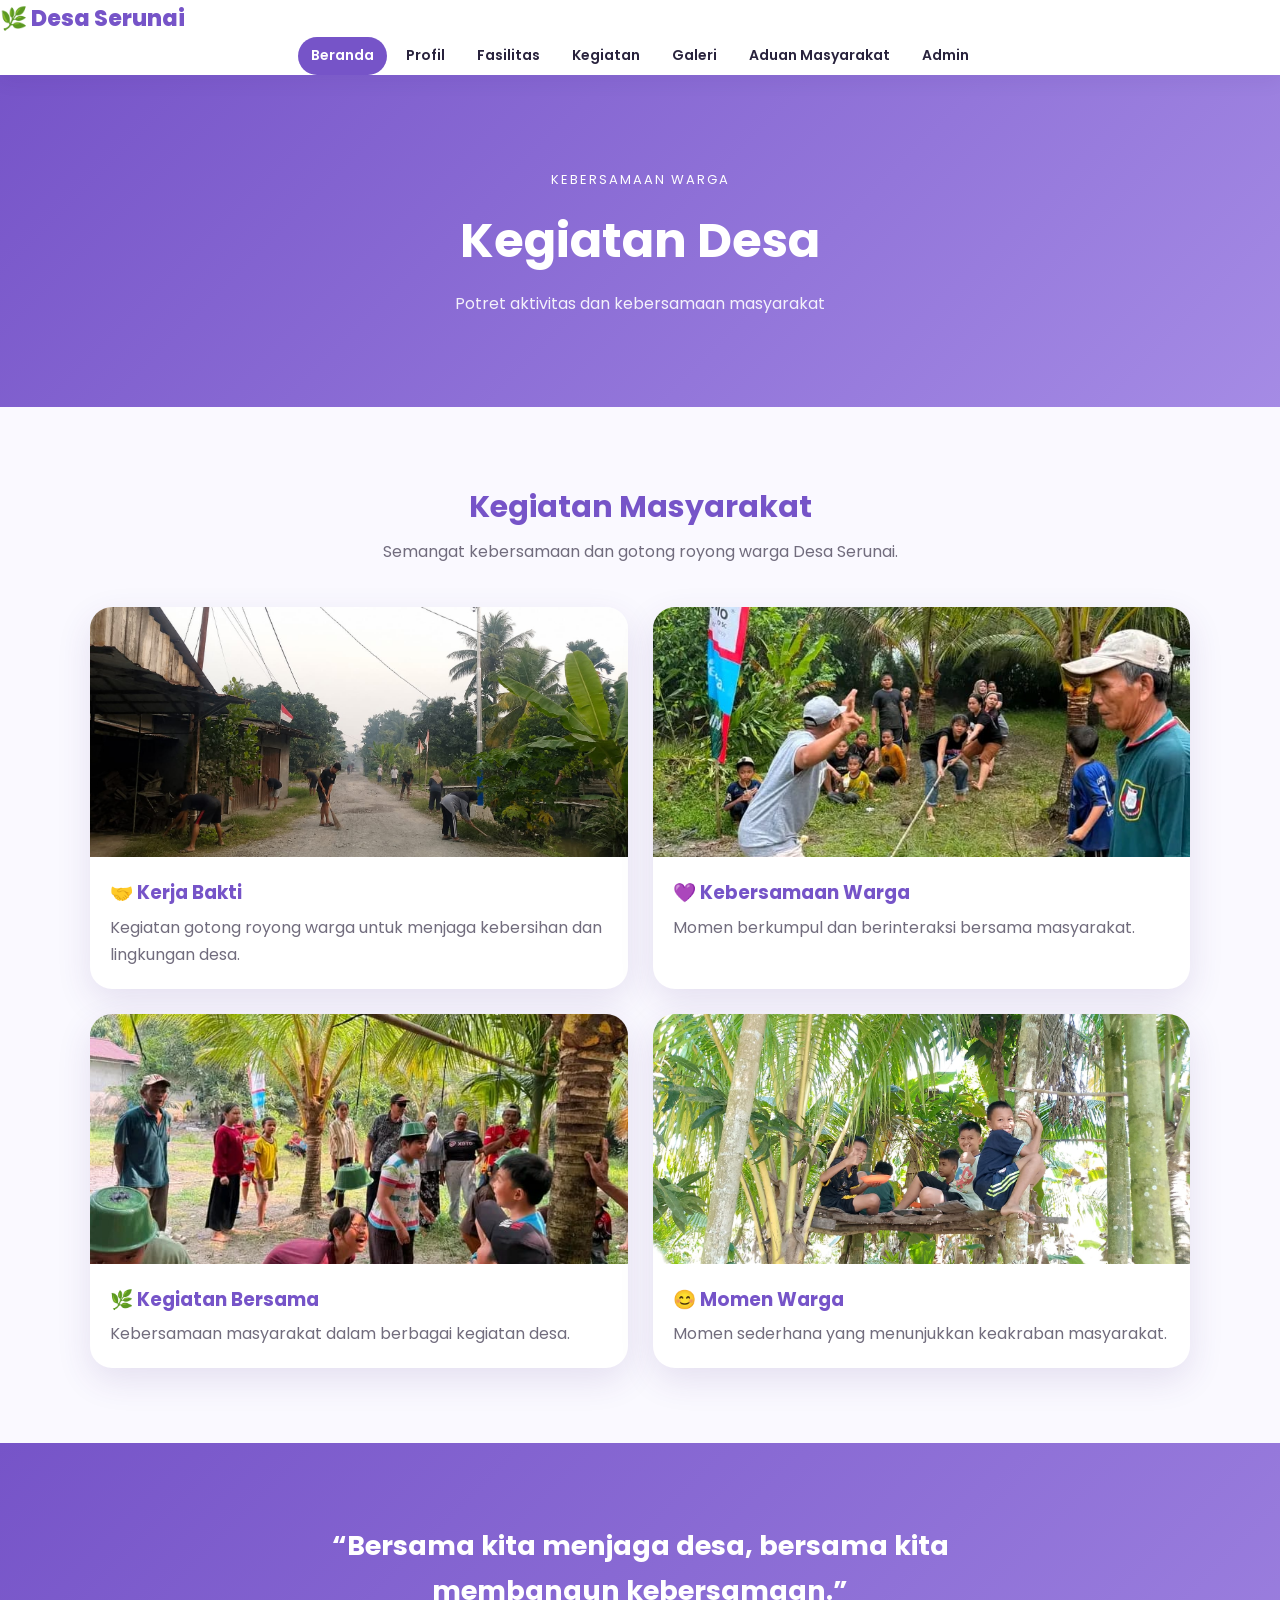
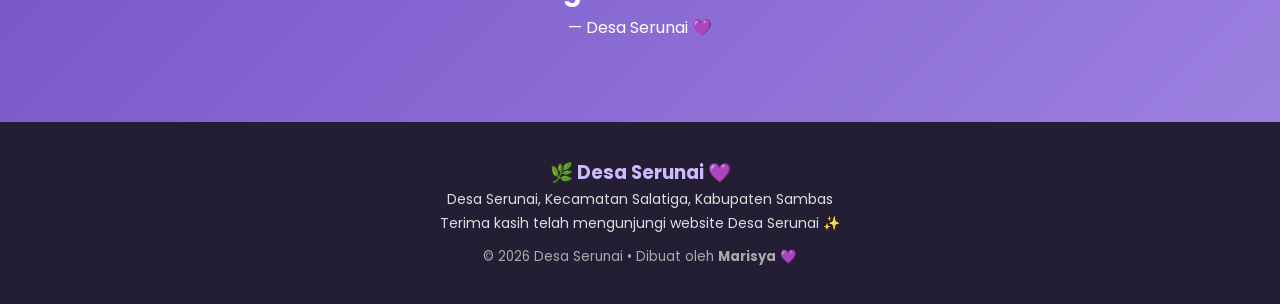
<file: kegiatan.html>
<!DOCTYPE html>
<html lang="id">
<head>
    <meta charset="UTF-8">
    <meta name="viewport" content="width=device-width, initial-scale=1.0">
    <title>Kegiatan Desa Serunai</title>
    <link rel="stylesheet" href="style.css">

    <link rel="icon" type="jpg" href="favicon.jpg">
</head>

<body>

<nav>
    <div class="logo">🌿 Desa Serunai</div>

    <div class="menu">
        <a href="index.html" class="active">Beranda</a>
        <a href="profil.html">Profil</a>
        <a href="fasilitas.html">Fasilitas</a>
        <a href="kegiatan.html">Kegiatan</a>
        <a href="galeri.html">Galeri</a>
        <a href="aduan.html">Aduan Masyarakat</a>
        <a href="admin.html">Admin</a>
    </div>
</nav>

<section class="page-header">
    <span>KEBERSAMAAN WARGA</span>
    <h1>Kegiatan Desa</h1>
    <p>Potret aktivitas dan kebersamaan masyarakat</p>
</section>

<section class="section">

    <div class="title">
        <h2>Kegiatan Masyarakat</h2>
        <p>Semangat kebersamaan dan gotong royong warga Desa Serunai.</p>
    </div>

    <div class="gallery-grid">

        <div class="photo-card card-animate">
            <img src="foto/kerja-bakti.jpg" alt="Kerja Bakti">
            <div>
                <h3>🤝 Kerja Bakti</h3>
                <p>
                    Kegiatan gotong royong warga untuk
                    menjaga kebersihan dan lingkungan desa.
                </p>
            </div>
        </div>

        <div class="photo-card card-animate">
            <img src="foto/kebersamaan1.jpg" alt="Kebersamaan warga">
            <div>
                <h3>💜 Kebersamaan Warga</h3>
                <p>
                    Momen berkumpul dan berinteraksi
                    bersama masyarakat.
                </p>
            </div>
        </div>

        <div class="photo-card card-animate">
            <img src="foto/kebersamaan2.jpg" alt="Kegiatan warga">
            <div>
                <h3>🌿 Kegiatan Bersama</h3>
                <p>
                    Kebersamaan masyarakat dalam
                    berbagai kegiatan desa.
                </p>
            </div>
        </div>

        <div class="photo-card card-animate">
            <img src="foto/kebersamaan3.jpg" alt="Momen warga">
            <div>
                <h3>😊 Momen Warga</h3>
                <p>
                    Momen sederhana yang menunjukkan
                    keakraban masyarakat.
                </p>
            </div>
        </div>

    </div>

</section>

<section class="quote-section">
    <div>
        <h2>“Bersama kita menjaga desa, bersama kita membangun kebersamaan.”</h2>
        <p>— Desa Serunai 💜</p>
    </div>
</section>

<footer>
    <h3>🌿 Desa Serunai 💜</h3>

    <p>
        Desa Serunai, Kecamatan Salatiga,
        Kabupaten Sambas
    </p>

    <p>
        Terima kasih telah mengunjungi website
        Desa Serunai ✨
    </p>

    <small>
        © 2026 Desa Serunai • Dibuat oleh <strong>Marisya</strong> 💜
    </small>

    
</footer>

<script src="script.js"></script>

</body>
</html>
</file>
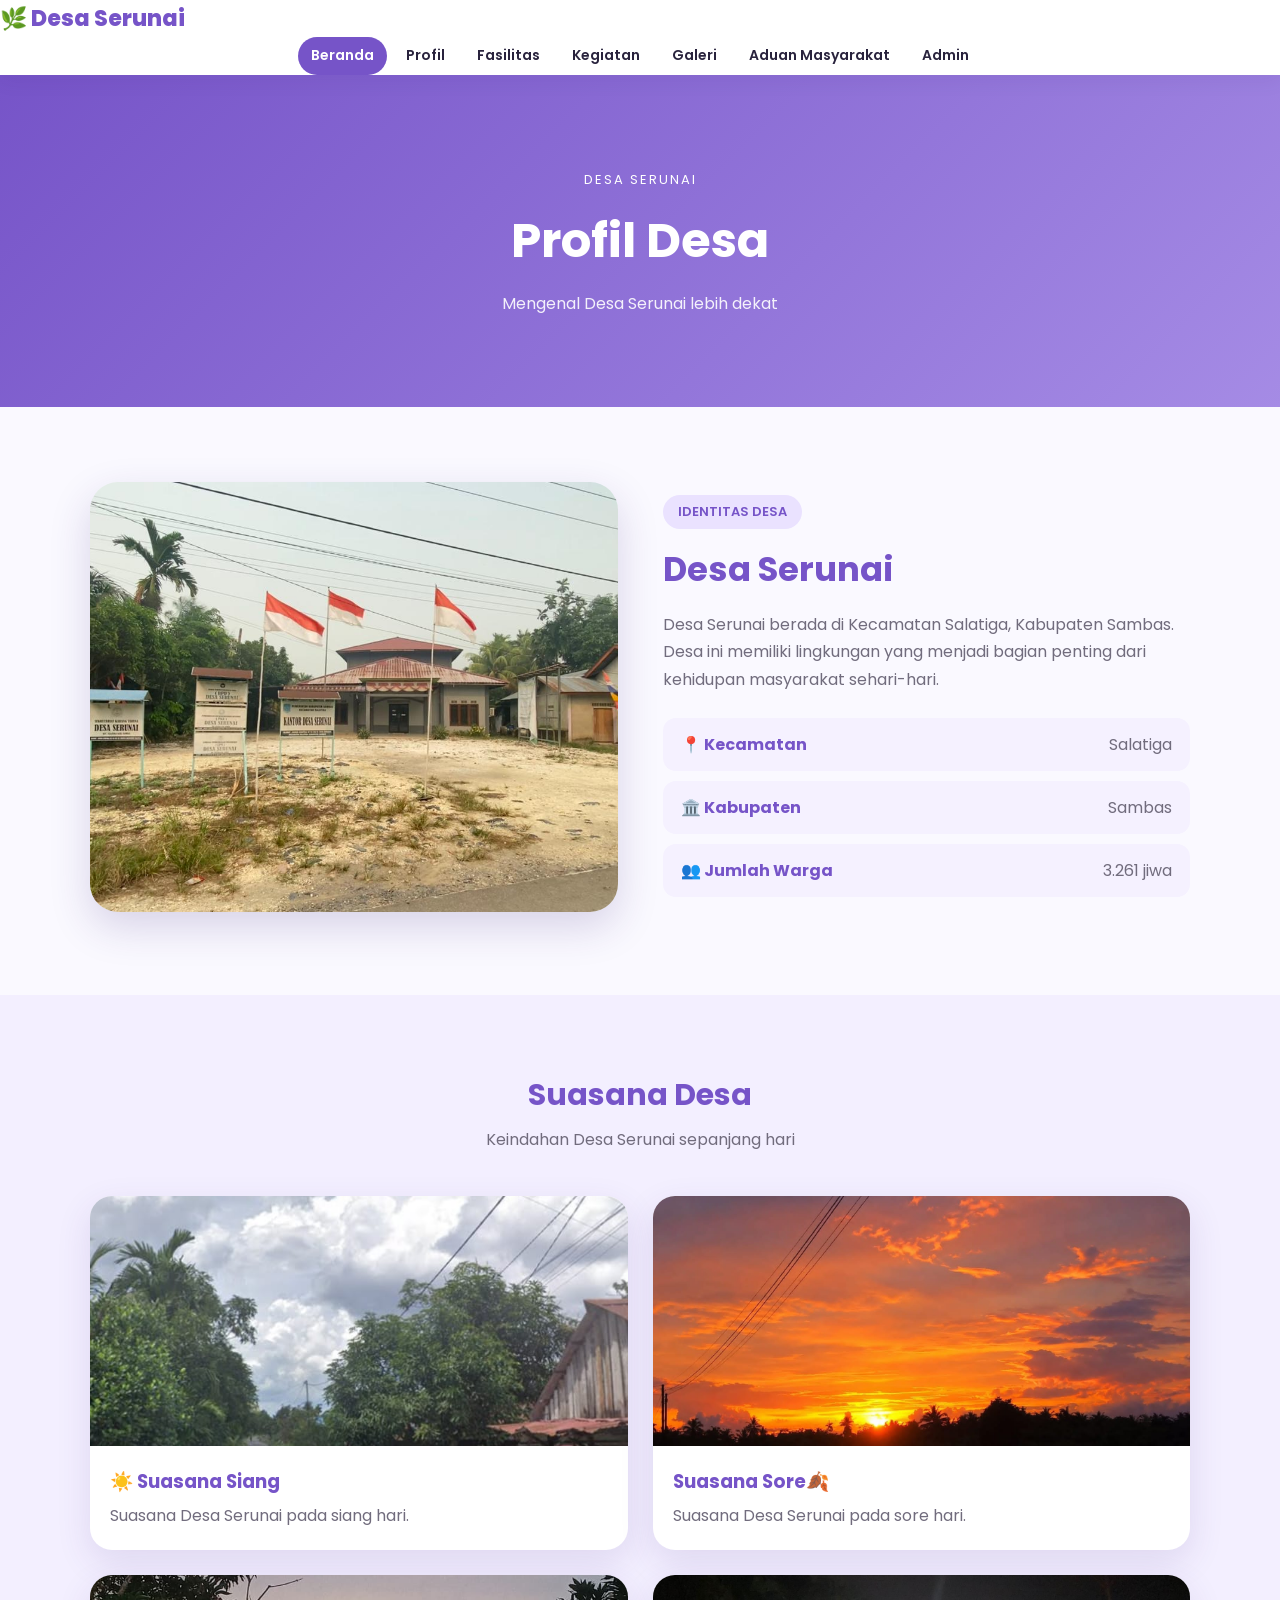
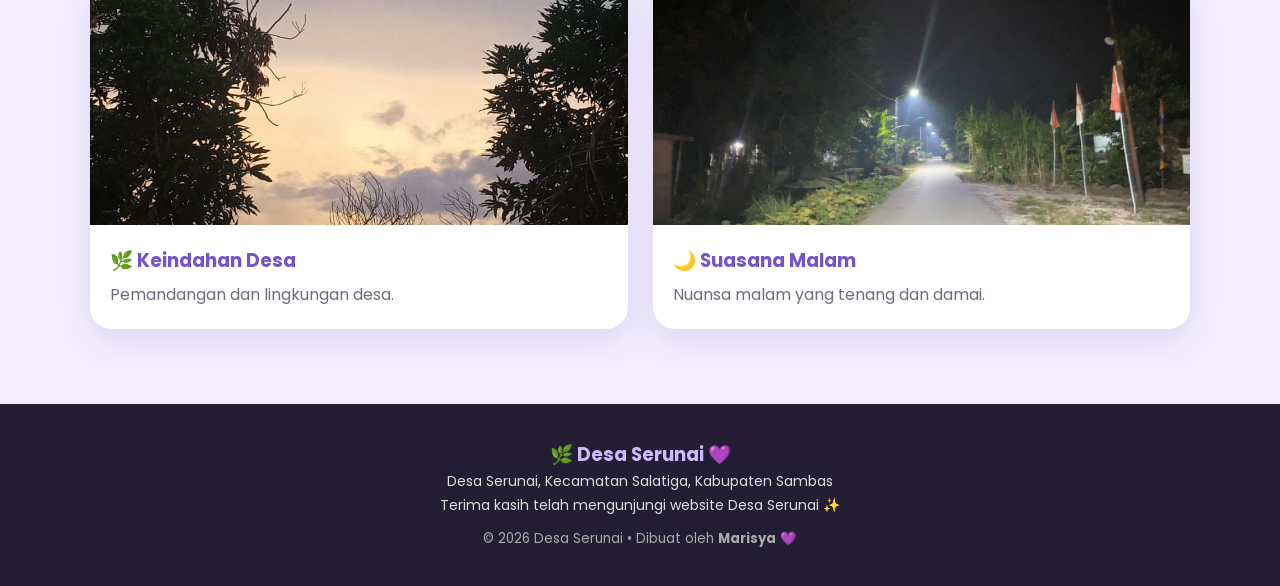
<file: profil.html>
<!DOCTYPE html>
<html lang="id">
<head>
    <meta charset="UTF-8">
    <meta name="viewport" content="width=device-width, initial-scale=1.0">
    <title>Profil Desa Serunai</title>
    <link rel="stylesheet" href="style.css">

    <link rel="icon" type="jpg" href="favicon.jpg">
</head>

<body>

<nav>
    <div class="logo">🌿 Desa Serunai</div>

    <div class="menu">
        <a href="index.html" class="active">Beranda</a>
        <a href="profil.html">Profil</a>
        <a href="fasilitas.html">Fasilitas</a>
        <a href="kegiatan.html">Kegiatan</a>
        <a href="galeri.html">Galeri</a>
        <a href="aduan.html">Aduan Masyarakat</a>
        <a href="admin.html">Admin</a>
    </div>
</nav>

<section class="page-header">
    <span>DESA SERUNAI</span>
    <h1>Profil Desa</h1>
    <p>Mengenal Desa Serunai lebih dekat</p>
</section>

<section class="section">

    <div class="about-home">

        <div class="image-box">
            <img src="foto/kantor-desa.jpg" alt="Kantor Desa Serunai">
        </div>

        <div class="about-text">
            <span class="label purple">IDENTITAS DESA</span>

            <h2>Desa Serunai</h2>

            <p>
                Desa Serunai berada di Kecamatan Salatiga,
                Kabupaten Sambas. Desa ini memiliki lingkungan
                yang menjadi bagian penting dari kehidupan
                masyarakat sehari-hari.
            </p>

            <div class="info-list">
                <div>
                    <b>📍 Kecamatan</b>
                    <span>Salatiga</span>
                </div>

                <div>
                    <b>🏛️ Kabupaten</b>
                    <span>Sambas</span>
                </div>

                <div>
                    <b>👥 Jumlah Warga</b>
                    <span>3.261 jiwa</span>
                </div>
            </div>

        </div>

    </div>

</section>

<section class="section purple-section">

    <div class="title">
        <h2>Suasana Desa</h2>
        <p>Keindahan Desa Serunai sepanjang hari</p>
    </div>

    <div class="gallery-grid">

        <div class="photo-card card-animate">
            <img src="foto/siang.jpg" alt="Suasana siang Desa Serunai">
            <div>
                <h3>☀️ Suasana Siang</h3>
                <p>Suasana Desa Serunai pada siang hari.</p>
            </div>
        </div>

        <div class="photo-card card-animate">
            <img src="foto/sore.jpg" alt="Suasana siang Desa Serunai">
            <div>
                <h3> Suasana Sore🍂</h3>
                <p>Suasana Desa Serunai pada sore hari.</p>
            </div>
        </div>


        <div class="photo-card card-animate">
            <img src="foto/keindahan.jpg" alt="Keindahan Desa Serunai">
            <div>
                <h3>🌿 Keindahan Desa</h3>
                <p>Pemandangan dan lingkungan desa.</p>
            </div>
        </div>

        <div class="photo-card card-animate">
            <img src="foto/malam.jpg" alt="Suasana malam Desa Serunai">
            <div>
                <h3>🌙 Suasana Malam</h3>
                <p>Nuansa malam yang tenang dan damai.</p>
            </div>
        </div>

    </div>

</section>

<footer>
    <h3>🌿 Desa Serunai 💜</h3>

    <p>
        Desa Serunai, Kecamatan Salatiga,
        Kabupaten Sambas
    </p>

    <p>
        Terima kasih telah mengunjungi website
        Desa Serunai ✨
    </p>

    <small>
        © 2026 Desa Serunai • Dibuat oleh <strong>Marisya</strong> 💜
    </small>

   

<script src="script.js"></script>

</body>
</html>
</file>
<file: style.css>
@import url('https://fonts.googleapis.com/css2?family=Poppins:wght@300;400;500;600;700;800&display=swap');


/* ========================================
   DASAR WEBSITE
======================================== */

:root {
    --ungu: #7654c8;
    --ungu-muda: #9d83df;
    --ungu-soft: #f3efff;
    --putih: #ffffff;
    --gelap: #29233d;
    --abu: #716c7d;
}

* {
    margin: 0;
    padding: 0;
    box-sizing: border-box;
}

html {
    scroll-behavior: smooth;
}

body {
    font-family: 'Poppins', sans-serif;
    background: #fcfbff;
    color: var(--gelap);
    line-height: 1.7;
}


/* ========================================
   NAVBAR
======================================== */

nav {
    position: sticky;
    top: 0;
    z-index: 999;

    background: rgba(255, 255, 255, 0.94);

    backdrop-filter: blur(12px);

    box-shadow:
        0 4px 20px rgba(50, 30, 100, 0.08);
}

.nav-inner {
    max-width: 1150px;

    margin: auto;

    padding: 15px 22px;

    display: flex;

    align-items: center;

    justify-content: space-between;

    gap: 20px;
}

.logo {
    color: var(--ungu);

    font-weight: 800;

    font-size: 22px;

    text-decoration: none;
}

.menu {
    display: flex;

    justify-content: center;

    flex-wrap: wrap;

    gap: 6px;
}

.menu a {
    text-decoration: none;

    color: var(--gelap);

    padding: 7px 13px;

    border-radius: 20px;

    font-size: 14px;

    font-weight: 600;

    transition: 0.3s;
}

.menu a:hover {
    background: var(--ungu);

    color: white;

    transform: translateY(-2px);
}

.menu a.active {
    background: var(--ungu);

    color: white;
}


/* ========================================
   HERO
======================================== */

.hero {
    min-height: 82vh;

    display: flex;

    justify-content: center;

    align-items: center;

    text-align: center;

    padding: 50px 20px;

    color: white;

    background:
        linear-gradient(
            rgba(75, 45, 145, 0.75),
            rgba(118, 84, 200, 0.70)
        ),

        url("foto/keindahan.jpg");

    background-size: cover;

    background-position: center;
}

.hero-content {
    max-width: 850px;

    animation:
        heroMasuk 1s ease;
}

.hero h1 {
    font-size:
        clamp(42px, 8vw, 78px);

    line-height: 1.05;

    margin: 18px 0;
}

.hero p {
    font-size: 17px;

    max-width: 700px;

    margin: auto;
}


/* ========================================
   LABEL
======================================== */

.label {
    display: inline-block;

    padding: 6px 15px;

    border-radius: 20px;

    background:
        rgba(255, 255, 255, 0.2);

    font-size: 13px;

    font-weight: 600;
}

.label.purple {
    background: #eae2ff;

    color: var(--ungu);
}


/* ========================================
   BUTTON
======================================== */

.btn {
    display: inline-block;

    margin-top: 25px;

    padding: 12px 23px;

    border-radius: 30px;

    background: white;

    color: var(--ungu);

    text-decoration: none;

    font-weight: 700;

    transition:
        transform 0.25s,
        box-shadow 0.25s;

    box-shadow:
        0 8px 25px rgba(0, 0, 0, 0.12);
}

.btn:hover {
    transform:
        translateY(-4px)
        scale(1.02);
}

.btn:active {
    transform: scale(0.90);

    box-shadow:
        0 3px 10px rgba(0, 0, 0, 0.15);
}

.purple-btn {
    background: var(--ungu);

    color: white;
}


/* ========================================
   SECTION
======================================== */

.section {
    max-width: 1150px;

    margin: auto;

    padding: 75px 22px;
}

.purple-section {
    max-width: none;

    background:
        var(--ungu-soft);
}

.title {
    text-align: center;

    margin-bottom: 42px;
}

.title h2 {
    color: var(--ungu);

    font-size: 30px;
}

.title p {
    color: var(--abu);

    margin-top: 5px;
}


/* ========================================
   STATISTIK
======================================== */

.stats {
    display: grid;

    grid-template-columns:
        repeat(3, 1fr);

    gap: 22px;
}

.stat {
    background: white;

    text-align: center;

    padding: 30px;

    border-radius: 24px;

    box-shadow:
        0 12px 35px
        rgba(70, 45, 130, 0.12);

    transition: 0.3s;
}

.stat:hover {
    transform: translateY(-8px);
}

.stat .icon {
    font-size: 35px;
}

.stat h3 {
    font-size: 29px;

    color: var(--ungu);
}


/* ========================================
   ABOUT
======================================== */

.about-home {
    max-width: 1100px;

    margin: auto;

    display: grid;

    grid-template-columns:
        1fr 1fr;

    gap: 45px;

    align-items: center;
}

.image-box img {
    width: 100%;

    height: 430px;

    object-fit: cover;

    border-radius: 28px;

    box-shadow:
        0 15px 40px
        rgba(60, 40, 120, 0.18);

    transition: 0.5s;
}

.image-box img:hover {
    transform: scale(1.02);
}

.about-text h2 {
    font-size: 34px;

    margin: 12px 0;

    color: var(--ungu);
}

.about-text p {
    color: var(--abu);

    margin-bottom: 15px;
}


/* ========================================
   HEADER HALAMAN
======================================== */

.page-header {
    text-align: center;

    padding: 90px 20px;

    background:
        linear-gradient(
            135deg,
            #7654c8,
            #a58be5
        );

    color: white;
}

.page-header span {
    font-size: 13px;

    letter-spacing: 2px;
}

.page-header h1 {
    font-size: 48px;

    margin: 8px 0;
}

.page-header p {
    opacity: 0.9;
}


/* ========================================
   INFO DESA
======================================== */

.info-list {
    margin-top: 25px;
}

.info-list div {
    display: flex;

    justify-content: space-between;

    gap: 20px;

    background: #f5f1ff;

    padding: 13px 18px;

    border-radius: 13px;

    margin-bottom: 10px;
}

.info-list b {
    color: var(--ungu);
}

.info-list span {
    color: var(--abu);
}


/* ========================================
   CARD
======================================== */

.gallery-grid {
    max-width: 1100px;

    margin: auto;

    display: grid;

    grid-template-columns:
        repeat(2, 1fr);

    gap: 25px;
}

.photo-card {
    background: white;

    border-radius: 22px;

    overflow: hidden;

    box-shadow:
        0 12px 35px
        rgba(70, 45, 130, 0.12);

    transition: 0.35s;
}

.photo-card:hover {
    transform: translateY(-8px);

    box-shadow:
        0 20px 40px
        rgba(70, 45, 130, 0.20);
}

.photo-card img {
    width: 100%;

    height: 250px;

    object-fit: cover;

    display: block;

    transition: 0.5s;
}

.photo-card:hover img {
    transform: scale(1.04);
}

.photo-card div {
    padding: 20px;
}

.photo-card h3 {
    color: var(--ungu);

    margin-bottom: 5px;
}

.photo-card p {
    color: var(--abu);
}


/* ========================================
   GALERI
======================================== */

.photo-gallery {
    max-width: 1150px;

    margin: auto;

    columns: 3 250px;

    column-gap: 20px;
}

.gallery-item {
    position: relative;

    margin-bottom: 20px;

    overflow: hidden;

    border-radius: 20px;

    cursor: pointer;

    break-inside: avoid;
}

.gallery-item img {
    width: 100%;

    display: block;

    transition: 0.5s;
}

.gallery-item:hover img {
    transform: scale(1.08);
}

.gallery-item span {
    position: absolute;

    bottom: 0;

    left: 0;

    right: 0;

    padding: 15px;

    color: white;

    font-weight: 600;

    background:
        linear-gradient(
            transparent,
            rgba(0, 0, 0, 0.75)
        );
}


/* ========================================
   LOKASI
======================================== */

.location-box {
    max-width: 900px;

    margin: auto;

    background: white;

    border-radius: 25px;

    padding: 45px;

    text-align: center;

    box-shadow:
        0 15px 40px
        rgba(70, 45, 130, 0.13);
}

.location-box h2 {
    color: var(--ungu);

    font-size: 32px;

    margin: 12px 0;
}


/* ========================================
   QUOTE
======================================== */

.quote-section {
    text-align: center;

    padding: 80px 20px;

    background:
        linear-gradient(
            135deg,
            #7654c8,
            #9c80df
        );

    color: white;
}

.quote-section h2 {
    max-width: 750px;

    margin: auto;

    font-size: 27px;
}


/* ========================================
   FOOTER
======================================== */

footer {
    text-align: center;

    padding: 35px 20px;

    background: #241e35;

    color: white;
}

footer h3 {
    color: #cbbaff;
}

footer p {
    color: #ddd;

    font-size: 14px;
}

footer small {
    display: block;

    margin-top: 10px;

    color: #aaa;
}


/* ========================================
   ANIMASI FOTO SAAT SCROLL
======================================== */

.card-animate {
    opacity: 0;

    transform:
        translateY(45px);

    transition:
        opacity 0.8s ease,
        transform 0.8s ease;
}

.card-animate.show {
    opacity: 1;

    transform:
        translateY(0);
}


/* ========================================
   ANIMASI HERO
======================================== */

@keyframes heroMasuk {

    from {
        opacity: 0;

        transform:
            translateY(35px);
    }

    to {
        opacity: 1;

        transform:
            translateY(0);
    }

}


/* ========================================
   EMOT BERTERBANGAN 💜🌸✨🦋
======================================== */

.floating-emot {
    position: fixed;

    bottom: -60px;

    left: 0;

    z-index: 9999;

    pointer-events: none;

    user-select: none;

    font-size: 22px;

    animation-name:
        emotTerbang;

    animation-timing-function:
        linear;

    animation-fill-mode:
        forwards;
}


@keyframes emotTerbang {

    0% {

        transform:
            translateY(0)
            translateX(0)
            rotate(0deg)
            scale(0.7);

        opacity: 0;
    }

    10% {

        opacity: 1;
    }

    50% {

        transform:
            translateY(-50vh)
            translateX(30px)
            rotate(180deg)
            scale(1);

        opacity: 0.9;
    }

    100% {

        transform:
            translateY(-115vh)
            translateX(-30px)
            rotate(360deg)
            scale(0.8);

        opacity: 0;
    }

}


/* ========================================
   RESPONSIVE HP 📱
======================================== */

@media (max-width: 750px) {

    .nav-inner {
        padding: 12px 15px;
    }

    .menu {
        gap: 4px;
    }

    .menu a {
        font-size: 12px;

        padding: 6px 9px;
    }

    .stats {
        grid-template-columns: 1fr;
    }

    .about-home {
        grid-template-columns: 1fr;

        gap: 30px;
    }

    .gallery-grid {
        grid-template-columns: 1fr;
    }

    .page-header {
        padding: 65px 20px;
    }

    .page-header h1 {
        font-size: 38px;
    }

    .hero {
        min-height: 75vh;
    }

    .hero h1 {
        font-size: 48px;
    }

    .hero p {
        font-size: 14px;
    }

    .image-box img {
        height: 300px;
    }

    .info-list div {
        flex-direction: column;

        gap: 2px;
    }

    .location-box {
        padding: 30px 20px;
    }

    .quote-section h2 {
        font-size: 21px;
    }

}


/* ========================================
   ANIMASI HALUS SAAT HALAMAN DIBUKA
======================================== */

body {
    animation:
        halamanMasuk 0.6s ease;
}

@keyframes halamanMasuk {

    from {
        opacity: 0;
    }

    to {
        opacity: 1;
    }

}
/* ============================= */
/* HALAMAN ADUAN & ADMIN */
/* ============================= */

body {
    background: #faf9ff;
}

/* Header halaman */
.admin-header,
.aduan-header {
    background: linear-gradient(135deg, #7651d1, #a58be8);
    color: white;
    text-align: center;
    padding: 70px 20px;
}

.admin-header h1,
.aduan-header h1 {
    font-size: 45px;
    margin-bottom: 10px;
}

.admin-header p,
.aduan-header p {
    font-size: 18px;
}

/* Container */
.admin-container,
.aduan-container {
    width: 90%;
    max-width: 1000px;
    margin: 50px auto;
}

/* Judul */
.admin-title,
.aduan-title {
    text-align: center;
    margin-bottom: 30px;
}

.admin-title h2,
.aduan-title h2 {
    color: #7651d1;
    font-size: 32px;
}

/* Card */
.admin-card,
.aduan-card {
    background: white;
    padding: 30px;
    margin-bottom: 25px;
    border-radius: 18px;
    box-shadow: 0 8px 25px rgba(100, 70, 150, 0.12);
}

/* Input */
.admin-card input,
.admin-card textarea,
.admin-card select,
.aduan-card input,
.aduan-card textarea,
.aduan-card select {
    width: 100%;
    padding: 14px;
    margin-top: 8px;
    margin-bottom: 18px;
    border: 1px solid #ddd;
    border-radius: 10px;
    font-size: 15px;
    outline: none;
}

.admin-card input:focus,
.admin-card textarea:focus,
.aduan-card input:focus,
.aduan-card textarea:focus {
    border-color: #7651d1;
}

/* Tombol */
.admin-card button,
.aduan-card button {
    background: linear-gradient(135deg, #7651d1, #9274dc);
    color: white;
    border: none;
    padding: 13px 25px;
    border-radius: 10px;
    cursor: pointer;
    font-size: 15px;
    font-weight: bold;
}

.admin-card button:hover,
.aduan-card button:hover {
    transform: translateY(-2px);
    box-shadow: 0 5px 15px rgba(118, 81, 209, 0.3);
}

/* Status */
.status {
    display: inline-block;
    padding: 7px 14px;
    border-radius: 20px;
    background: #eee5ff;
    color: #7651d1;
    font-weight: bold;
    font-size: 13px;
}

/* Balasan Admin */
.balasan {
    margin-top: 20px;
    padding: 18px;
    border-radius: 12px;
    background: #f1edff;
    border-left: 5px solid #7651d1;
}

.balasan b {
    color: #7651d1;
}

/* Pesan kosong */
.kosong {
    text-align: center;
    padding: 50px;
    background: white;
    border-radius: 18px;
    box-shadow: 0 8px 25px rgba(100, 70, 150, 0.1);
}

.kosong h2 {
    color: #7651d1;
}
</file>
